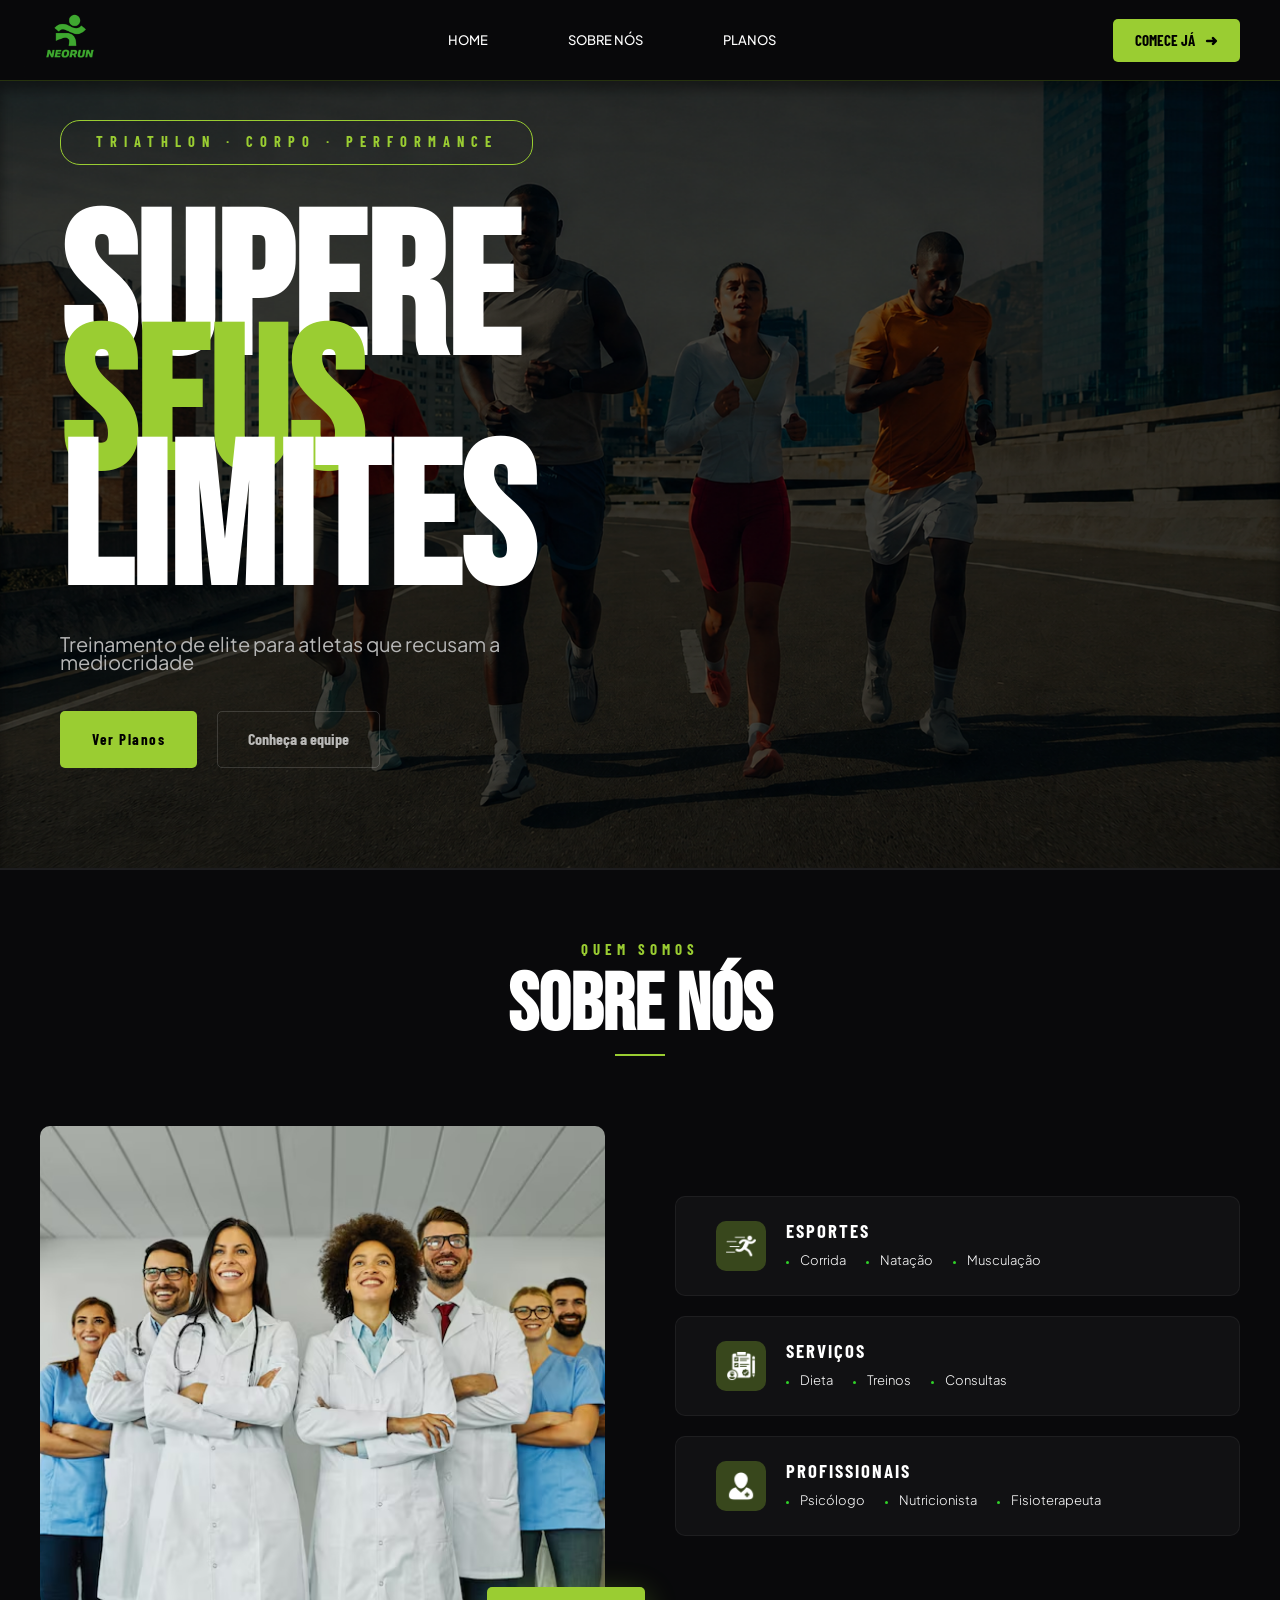
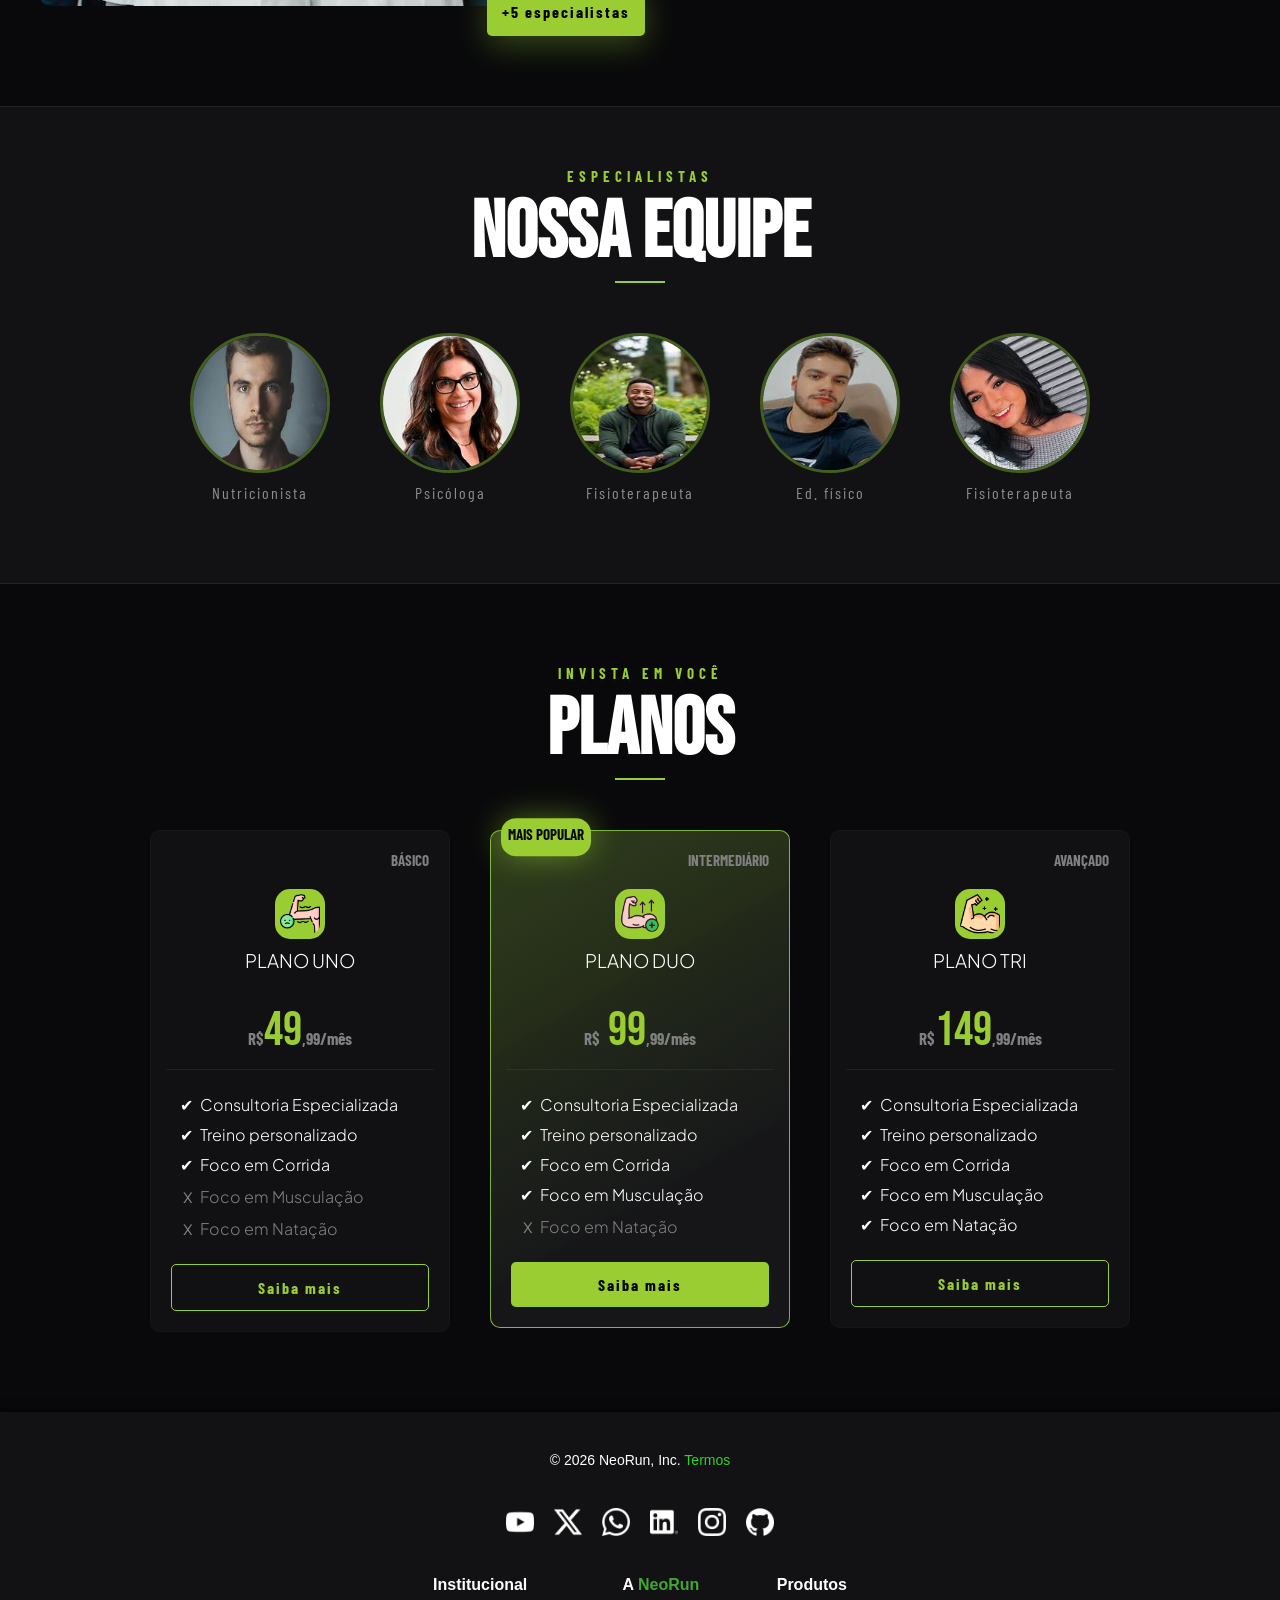
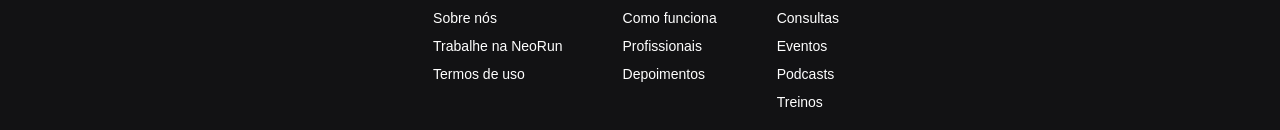
<file: index.html>
<!DOCTYPE html>
<html lang="pt-br">

<head>
    <meta charset="UTF-8">
    <meta name="viewport" content="width=device-width, initial-scale=1.0">
    <link rel="stylesheet" href="css/style.css">
    <link rel="shortcut icon" href="img/favicon.ico" type="image/x-icon">
    <title>NeoRun</title>
</head>

<body>

    <!-- ── CABEÇALHO ─────────────────────────────────── -->
    
    <header class="header">
        
        <nav class="nav">
            <picture class="logo">
                <div class="fundo"></div>
                <img src="img/logo-neorun.png" alt="Logo NeoRun">
            </picture>

            <ul class="menu">
                <li><a href="#" tabindex="1">HOME</a></li>
                <li><a href="#sobrenos" tabindex="2">SOBRE NÓS</a></li>
                <li><a href="#areaplanos" tabindex="3">PLANOS</a></li>
            </ul>

            <div class="comece">
                <a href="login.html" tabindex="4">
                    COMECE JÁ 
                    <span class="seta">➜</span>
                </a>
                
            </div>
            
        </nav>
    </header>

    <main>

        <!-- ── HERO ──────────────────────────────────── -->
        <div class="fundo"></div>
            <section class="hero" >
                
                <div class="hero-conteudo">
                    <span class="textomenor" tabindex="6">TRIATHLON · CORPO · PERFORMANCE</span>
                    <span class="textomaior" tabindex="5">
                    <div class="linha">SUPERE</div>
                    <div class="linha-verde">SEUS</div>
                    <div class="linha">LIMITES</div>  
                    </span>
                    <span class="slogan">
                        Treinamento de elite para atletas que recusam a <br>mediocridade
                    </span>
                    <div class="link-plano-equipe">
                        <a href="#areaplanos" class="link-plano">Ver Planos</a>
                        <a href="" class="link-equipe">Conheça a equipe</a>
                    </div>
                </div>
                
            </section>
      
        

        <!-- ── SOBRE NÓS ─────────────────────────────── -->
        <section class="sobrenos" id="sobrenos" aria-labelledby="titulo-sobrenos">
            <div class="titulos">
                <h3>QUEM SOMOS</h3>
                <h2 id="titulo-sobrenos" tabindex="7">SOBRE NÓS</h2>
                <hr>
            </div>
        </section>

        <section class="sobre">
            <picture class="profissionais">
                
                <img src="img/foto-equipe.avif" alt="Foto da equipe completa">
                <div class="destaque-equipe">
                    +5 especialistas
                </div>
            </picture>
            
            <div class="areas">
                <div class="area-card">
                    <img src="img/silhueta-do-corredor-correndo-rapido.png" alt="">
                    <div class="informacoes-area">
                        <h3 tabindex="8">ESPORTES</h3>
                        <ul>
                            <li tabindex="9"> Corrida</li>
                            <li tabindex="10">Natação</li>
                            <li tabindex="11">Musculação</li>
                        </ul>
                    </div>
                </div>
                <div class="area-card">
                    <img src="img/lista-de-controle.png" alt="">
                    <div class="informacoes-area">
                        <h3 tabindex="12">SERVIÇOS</h3>
                        <ul>
                            <li tabindex="13"> Dieta</li>
                            <li tabindex="14">Treinos </li>
                            <li tabindex="15">Consultas</li>
                        </ul>
                    </div>
                </div>
                <div class="area-card">
                    <img src="img/paciente.png" alt="">
                    <div class="informacoes-area">
                        <h3 tabindex="16">PROFISSIONAIS</h3>
                        <ul>
                            <li tabindex="17"> Psicólogo </li>
                            <li tabindex="18">Nutricionista </li>
                            <li tabindex="19">Fisioterapeuta</li>
                        </ul>
                    </div>
                    
                </div>
            </div>
        </section>

        <!-- ── EQUIPE ─────────────────────────────────── -->
        <section class="equipe" aria-labelledby="titulo-equipe">
            <div class="titulos">
                <h3>ESPECIALISTAS</h3>
                <h2 tabindex="20">NOSSA EQUIPE</h2>
                <hr>
            </div>
            <div class="membros">
                <div>
                    <img src="img/dr.1.jfif" alt="Nutricionista">
                    <p class="profissao">Nutricionista</p>
                </div>
                <div>
                    <img src="img/dr.2.jfif" alt="Psicóloga">
                    <p class="profissao">Psicóloga</p>
                </div>
                <div>
                    <img src="img/dr.3.jfif" alt="Fisioterapeuta">
                    <p class="profissao">Fisioterapeuta</p>
                </div>
                <div>
                    <img src="img/dr.4.jfif" alt="Educador físico">
                    <p class="profissao">Ed. físico</p>
                </div>
                <div>
                    <img src="img/dr.5.jfif" alt="Fisioterapeuta">
                    <p class="profissao">Fisioterapeuta</p>
                </div>
            </div>
        </section>

        <!-- ── PLANOS ─────────────────────────────────── -->
        <section class="planos" id="areaplanos" aria-labelledby="titulo-planos">
            <div class="titulos">
                <h3>INVISTA EM VOCÊ</h3>
                <h2 id="titulo-planos" tabindex="21">PLANOS</h2>
                <hr>
            </div>
            <div class="cards">

                <article class="card" tabindex="22">
                    <div class="normal">
                        <div class="classe">
                            <h4>BÁSICO</h4>
                        </div>
                        <img src="img/weakness.png" id="verde-baixo" alt="Ícone de corrida">
                        
                        <h3>PLANO UNO</h3>
                        <div class="card-preco">
                            <h2><span>R$</span>49<span>,99/mês</span></h2>
                        </div>
                        <ul>
                            <li class="check">Consultoria Especializada</li>
                            <li class="check">Treino personalizado</li>
                            <li class="check">Foco em Corrida</li>
                            <li class="bloqueio">Foco em Musculação</li>
                            <li class="bloqueio">Foco em Natação</li>
                        </ul>
                        <a href="cadastro.html" tabindex="23" class="butao-secundario">Saiba mais</a>
                    </div>
                </article>

                <article class="card" tabindex="24">
                    <div class="pop">
                        <div class="classe-popular">
                            <h4 class="popular">MAIS POPULAR</h4>
                            <h4 class="nivel">INTERMEDIÁRIO</h4>
                        
                        </div>
                        
                        <div class="conjunto-classe">
                            <img src="img/biceps.png" id="amarelo-medio" alt="Ícone de bicicleta">
                        
                        </div>
                        
                        <h3>PLANO DUO</h3>
                        <div class="card-preco">
                            <h2><span>R$</span> 99<span>,99/mês</span></h2>
                        </div>
                        <ul>
                            <li class="check">Consultoria Especializada</li>
                            <li class="check">Treino personalizado</li>
                            <li class="check">Foco em Corrida</li>
                            <li class="check">Foco em Musculação</li>
                            <li class="bloqueio">Foco em Natação</li>
                        </ul>
                        <a href="cadastro.html" tabindex="25" class="botao-primario">Saiba mais</a>
                    </div>
                </article>

                <article class="card" tabindex="26">
                   
                    <div class="normal">
                        <div class="classe">
                            <h4>AVANÇADO</h4>
                        </div>
                        <img src="img/muscle.png" id="vermelho-alto" alt="Ícone de natação, corrida e bicicleta">
                        
                        <h3>PLANO TRI</h3>
                        <div class="card-preco">
                            <h2><span>R$</span>149<span>,99/mês</span></h2>
                        </div>
                        <ul>
                            <li class="check">Consultoria Especializada</li>
                            <li class="check">Treino personalizado</li>
                            <li class="check">Foco em Corrida</li>
                            <li class="check">Foco em Musculação</li>
                            <li class="check">Foco em Natação</li>
                        </ul>
                        <a href="cadastro.html" tabindex="27" class="butao-secundario">Saiba mais</a>
                    </div>
                </article>

            </div>
        </section>

    </main>

    <!-- ── RODAPÉ ──────────────────────────────────────── -->
    <footer>
        <div class="foot-text">
            © 2026 NeoRun, Inc. <a href="#">Termos</a>
        </div>

        <div class="foot-social">
            <a href="" aria-label="YouTube"><img src="img/iconeYoutube.png" alt="YouTube"></a>
            <a href="" aria-label="X (Twitter)"><img src="img/twitter-alt.png" alt="X"></a>
            <a href="" aria-label="WhatsApp"><img src="img/whatsapp.png" alt="WhatsApp"></a>
            <a href="" aria-label="LinkedIn"><img src="img/linkedin.png" alt="LinkedIn"></a>
            <a href="" aria-label="Instagram"><img src="img/instagram.png" alt="Instagram"></a>
            <a href="" aria-label="GitHub"><img src="img/github.png" alt="GitHub"></a>
        </div>

        <div class="foot-geral">
            <div class="institucional">
                <h3>Institucional</h3>
                <a href="">Sobre nós</a>
                <a href="">Trabalhe na NeoRun</a>
                <a href="">Termos de uso</a>
            </div>
            <div class="neorun">
                <h3>A <span>NeoRun</span></h3>
                <a href="">Como funciona</a>
                <a href="">Profissionais</a>
                <a href="">Depoimentos</a>
            </div>
            <div class="produto">
                <h3>Produtos</h3>
                <a href="">Consultas</a>
                <a href="">Eventos</a>
                <a href="">Podcasts</a>
                <a href="">Treinos</a>
            </div>
        </div>
    </footer>

    <!-- ── ACESSIBILIDADE VLibras ──────────────────────── -->
    <div vw class="enabled">
        <div vw-access-button class="active"></div>
        <div vw-plugin-wrapper>
            <div class="vw-plugin-top-wrapper"></div>
        </div>
    </div>
    <script src="https://vlibras.gov.br/app/vlibras-plugin.js"></script>
    <script>
        new window.VLibras.Widget('https://vlibras.gov.br/app');
    </script>

</body>

</html>
</file>
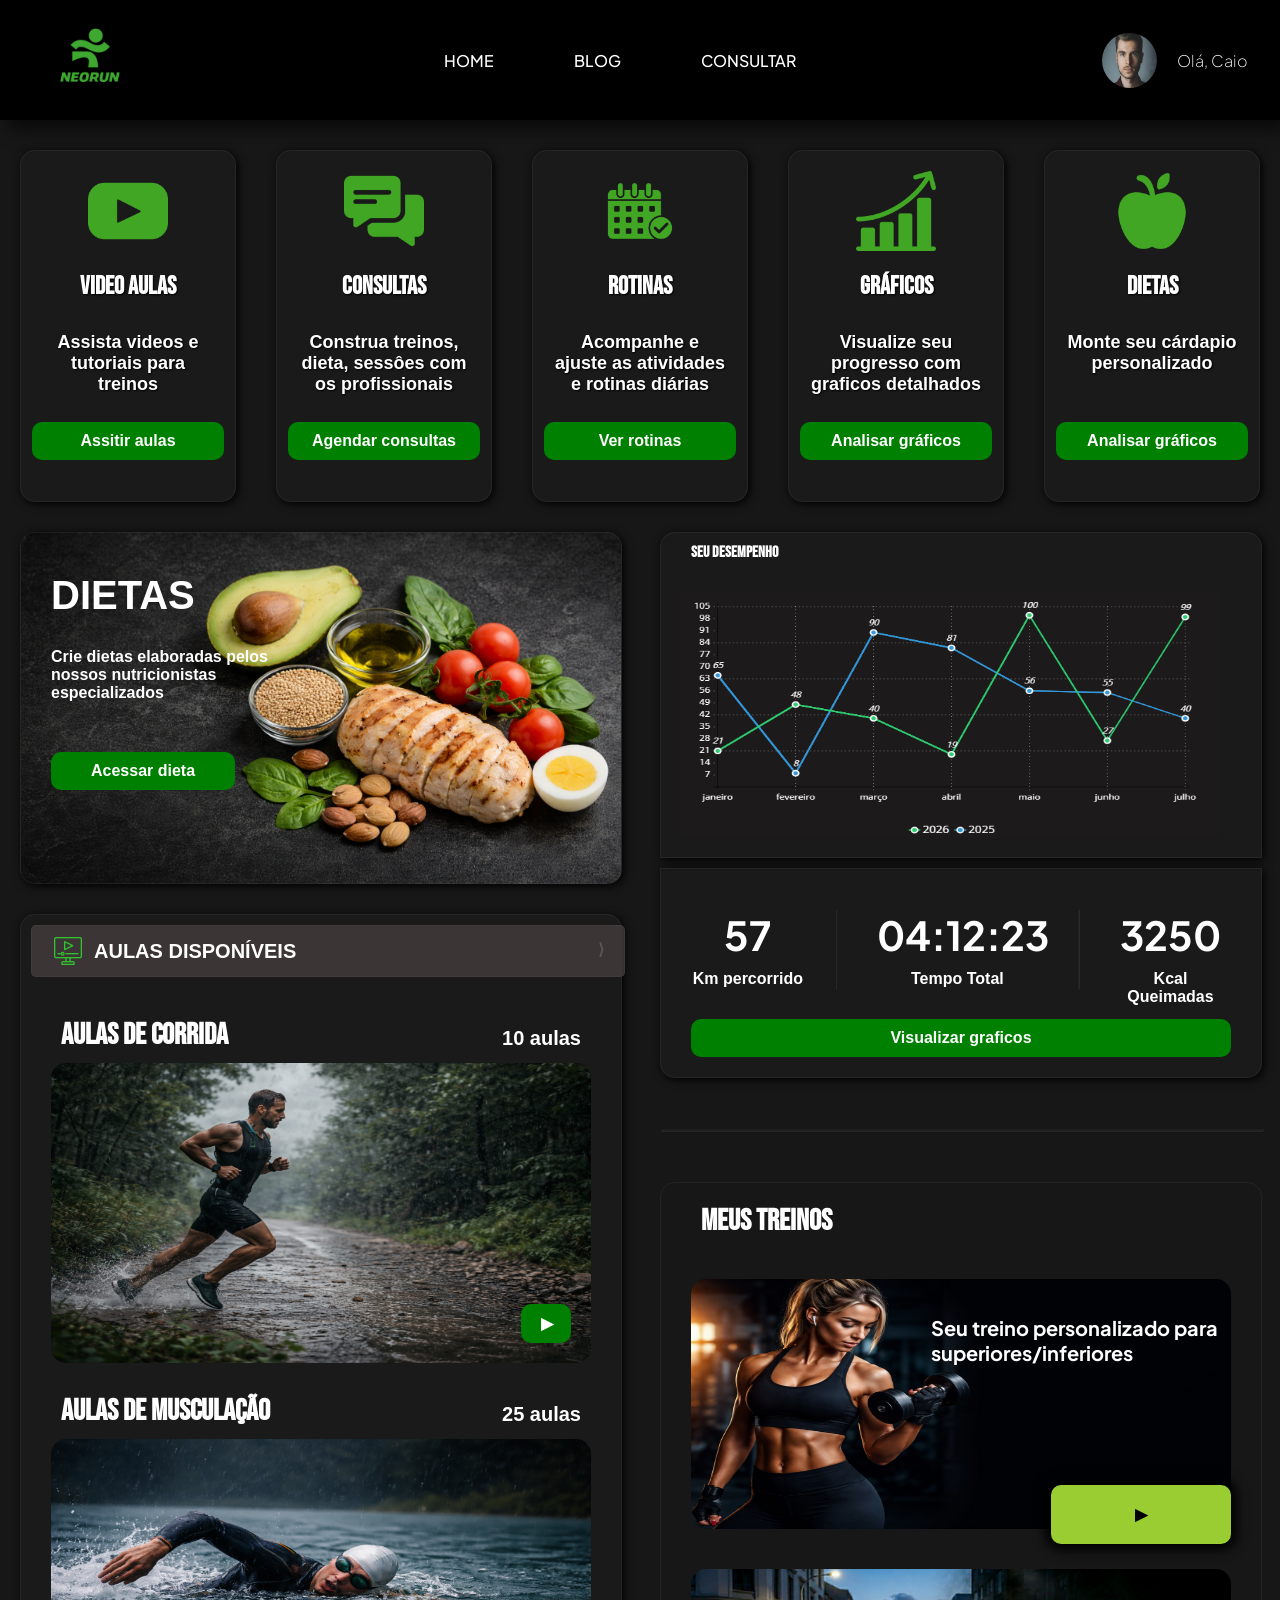
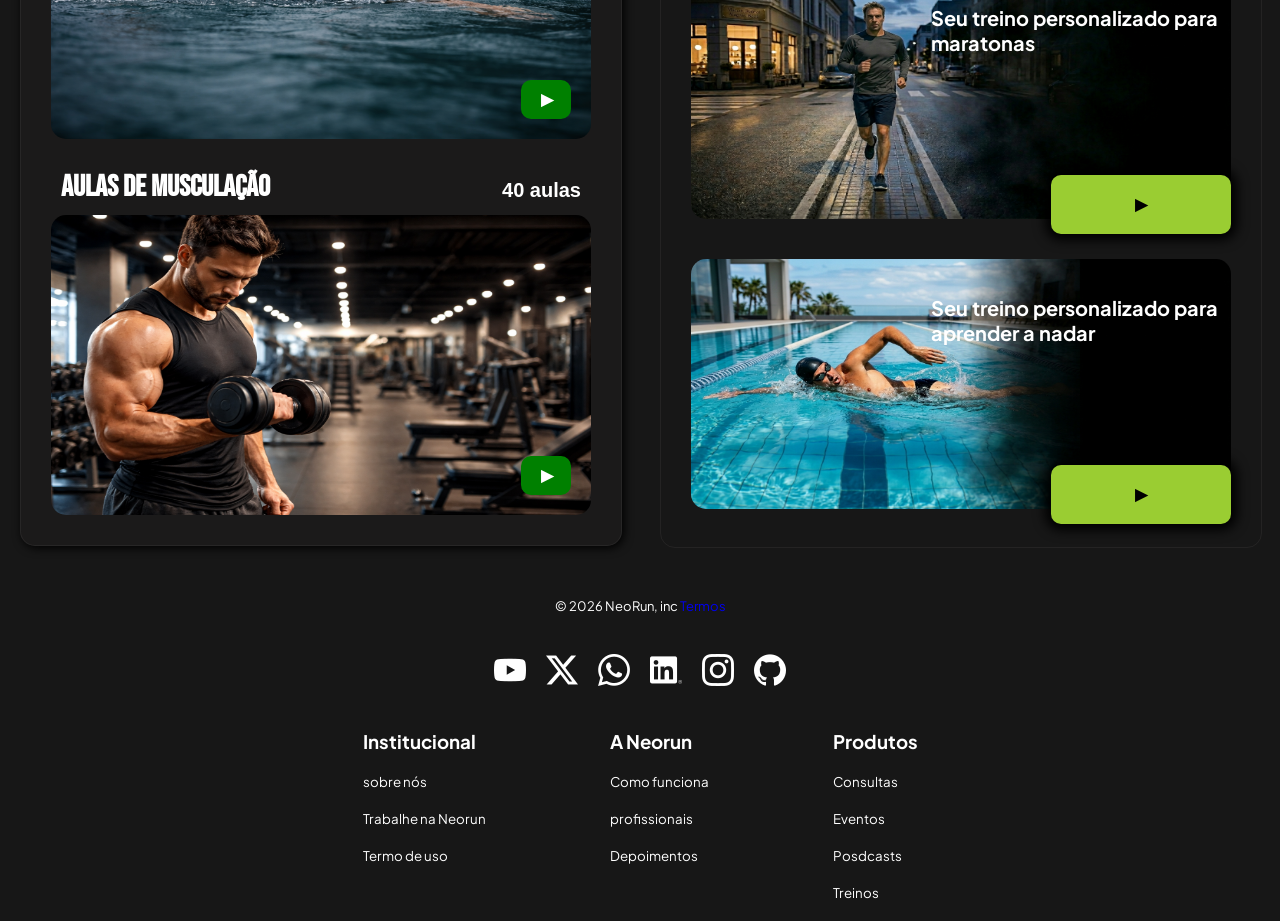
<file: cadastrado.html>
<!DOCTYPE html>
<html lang="pt-br">

<head>
    <meta charset="UTF-8">
    <meta name="viewport" content="width=device-width, initial-scale=1.0">
    <link rel="stylesheet" href="./css/cadastrado.css">
    <title>Document</title>
</head>

<body>
    <header class="header">

        <nav>
            <picture class="logo">
                <a href="index.html"><img src="img/logo-neorun.png" alt="logo neorun"></a>
            </picture>

            <ul class="menu">
                <li><a href="cadastrado.html" tabindex="1 ">HOME</a></li>
                <li><a href="#sobrenos" tabindex="1">BLOG</a></li>
                <li><a href="#areaplanos" tabindex="2">CONSULTAR</a></li>
            </ul>
            <a href="#" class="perfil">

                <img src="img/dr.1.jfif" alt="" class="foto-perfil">
                <p>
                    Olá, Caio
                </p>

                </div>
            </a>
    </header>

    <main>

        <section class="via1">

            <div class="divservicos bloco">
                <img src="img/youtube.png" alt="icone do youtube">
                <h3>VIDEO AULAS</h3>

                <p>Assista videos e tutoriais para treinos</p>

                <a href="#" class="botao-geral ">Assitir aulas</a>
            </div>

            <div class="divservicos bloco">
                <img src="img/chat.png" alt="Icone balão de conversa">

                <h3>CONSULTAS</h3>
                <p>Construa treinos, dieta, sessôes com os profissionais</p>

                <a href="#" class="botao-geral">Agendar consultas</a>
            </div>

            <div class="divservicos bloco">
                <img src="img/routine.png" alt="Icone calendário">
                <h3>ROTINAS</h3>
                <p>Acompanhe e ajuste as atividades e rotinas diárias</p>

                <a href="#" class="botao-geral">Ver rotinas</a>
            </div>

            <div class="divservicos bloco">
                <img src="img/diagram.png" alt="Icone de um mini gráfico">
                <h3>GRÁFICOS</h3>
                <p>Visualize seu progresso com graficos detalhados</p>

                <a href="#" class="botao-geral">Analisar gráficos</a>
            </div>

            <div class="divservicos bloco">
                <img src="img/apple.png" alt="Área dieta">
                <h3>DIETAS</h3>
                <p>Monte seu cárdapio personalizado</p>
                
                <a href="#" class="botao-geral">Analisar gráficos</a>
            </div>
        </section>

        <section class="via2">
            <section class="blocao">


                <section class="dieta bloco">
                    <div class="caixa-dieta">
                        <h1>DIETAS</h1>
                        <p>Crie dietas elaboradas pelos nossos nutricionistas especializados</p>
                        <a href="dieta.html" class="botao-dieta">Acessar dieta</a>
                    </div>

                </section>


                <section class="aulas">

                    <a href="#" class="botao-aulas">

                        <img src="img/video-aula.png" alt="Icone de um monitor com simbolo de play dentro">
                        <div class="centralizar-botao">
                            <h2 class="titulo-aulas">AULAS DISPONÍVEIS</h2>
                            <div class="seta">⟩</div>
                        </div>
                    </a>
                    
                    <div class="caixa-aulas">
                        <div class="caixa-subtitulo">
                            <h3 class="subtitulo-aulas">Aulas de corrida</h3>
                            <h4>10 aulas</h4>
                        </div>
                        <div class="item-aulas">
                            <div class="aula-corrida bloco-aulas">
                                <a href="#">
                                    <div class="atalho-aula">
                                    ▶
                                    </div>
                                </a>
                            </div>  
                        </div>
                        
                        <div class="caixa-subtitulo">
                            <h3 class="subtitulo-aulas">Aulas de Musculação</h3>
                            <h4>25 aulas</h4>
                        </div>
                        <div class="item-aulas">
                            <div class="aula-natacao bloco-aulas">

                                <a href="#">
                                    <div class="atalho-aula">
                                    ▶
                                    </div>
                                </a>
                            </div>
                        </div>
                        <div class="caixa-subtitulo">
                            <h3 class="subtitulo-aulas">Aulas de Musculação</h3>
                            <h4>40 aulas</h4>
                        </div>
                        
                        <div class="item-aulas">
                            <div class="aula-musculacao bloco-aulas">
                                <a href="#">
                                    <div class="atalho-aula">
                                    ▶
                                    </div>
                                </a>
                                
                            </div>
                        </div>
                    </div>
                    
                        
                </section>
                
            </section>

            <section class="via2-1">

                <section class="desempenho bloco">
                    <h1>SEU DESEMPENHO</h1>
                    <div class="grafico-desempenho "></div>
                </section>

                <section class="info-desempenho bloco">



                    <div class="infos">
                        <div class="info1">
                            <h3>57</h3>
                            <p>Km percorrido</p>
                        </div>
                        <hr width="1" size="80" class="barray">
                        <div class="info1">
                            <h3>04:12:23</h3>
                            <p>Tempo Total</p>
                        </div>
                        <hr width="1" size="80" class="barray">
                        <div class="info1">
                            <h3>3250</h3>
                            <p>Kcal Queimadas</p>
                        </div>
                    </div>
                    <a href="graficos.html" class="botao-geral">Visualizar graficos</a>
                    
                </section>

                <hr width="100%" class="barrax">
                    
                <section class="meus-treinos">
                    <h2 class="titulo-treinos">MEUS TREINOS</h2>
                    <div class="caixa-treinos">
                    
                    <div class="imagem-musculacao treinos">
                        <p> Seu treino personalizado para superiores/inferiores</p>
                        <a href="#">
                                    <div class="atalho-treino">
                                    ▶
                                    </div>
                        </a>
                    </div>
                    <div class="imagem-corrida treinos">
                        <p> Seu treino personalizado para maratonas</p>
                        <a href="#">
                                    <div class="atalho-treino">
                                    ▶
                                    </div>
                        </a>
                    </div>
                    <div class="imagem-natacao treinos">
                        <p> Seu treino personalizado para aprender a nadar</p>
                        <a href="#">
                                    <div class="atalho-treino">
                                    ▶
                                    </div>
                        </a>
                    </div> 
                    </div>
                    
                </section>
            </section>


        </section>

        <footer>
    <div class="foot-text">
        © 2026 NeoRun, inc  <a href="#">Termos</a>
    </div>
    <div class="foot-social">
        <a href=""><img src="img/iconeYoutube.png" alt="Rede social youtube"></a>
        <a href=""><img src="img/twitter-alt.png" alt="Rede social X"></a>
        <a href=""><img src="img/whatsapp.png" alt="Rede social whatsapp"></a>
        <a href=""><img src="img/linkedin.png" alt="Rede social linkedin"></a>
        <a href=""><img src="img/instagram.png" alt="Rede social instagram"></a>
        <a href=""><img src="img/github.png" alt="Rede social github"></a>
    </div>

    <div class="foot-geral">
        <div class="institucional">
            <h3>Institucional</h3>
            <a href="">sobre nós</a>
            <a href="">Trabalhe na Neorun</a>
            <a href="">Termo de uso</a>
        </div>
        <div class="neorun">
            <h3>A Neorun</h3>
            <a href="">Como funciona</a>
            <a href="">profissionais</a>
            <a href="">Depoimentos</a>
        </div>
        <div class="produto">
            <h3>Produtos</h3>
            <a href="">Consultas</a>
            <a href="">Eventos</a>
            <a href="">Posdcasts</a>
            <a href="">Treinos</a>
        </div>
    </div>
</footer>







<div vw class="enabled">
        <div vw-access-button class="active"></div>
        <div vw-plugin-wrapper>
            <div class="vw-plugin-top-wrapper"></div>
        </div>
  </div>
  <script src="https://vlibras.gov.br/app/vlibras-plugin.js"></script>
  <script>
    new window.VLibras.Widget('https://vlibras.gov.br/app');
  </script>
    </main>
</body>

</html>
</file>
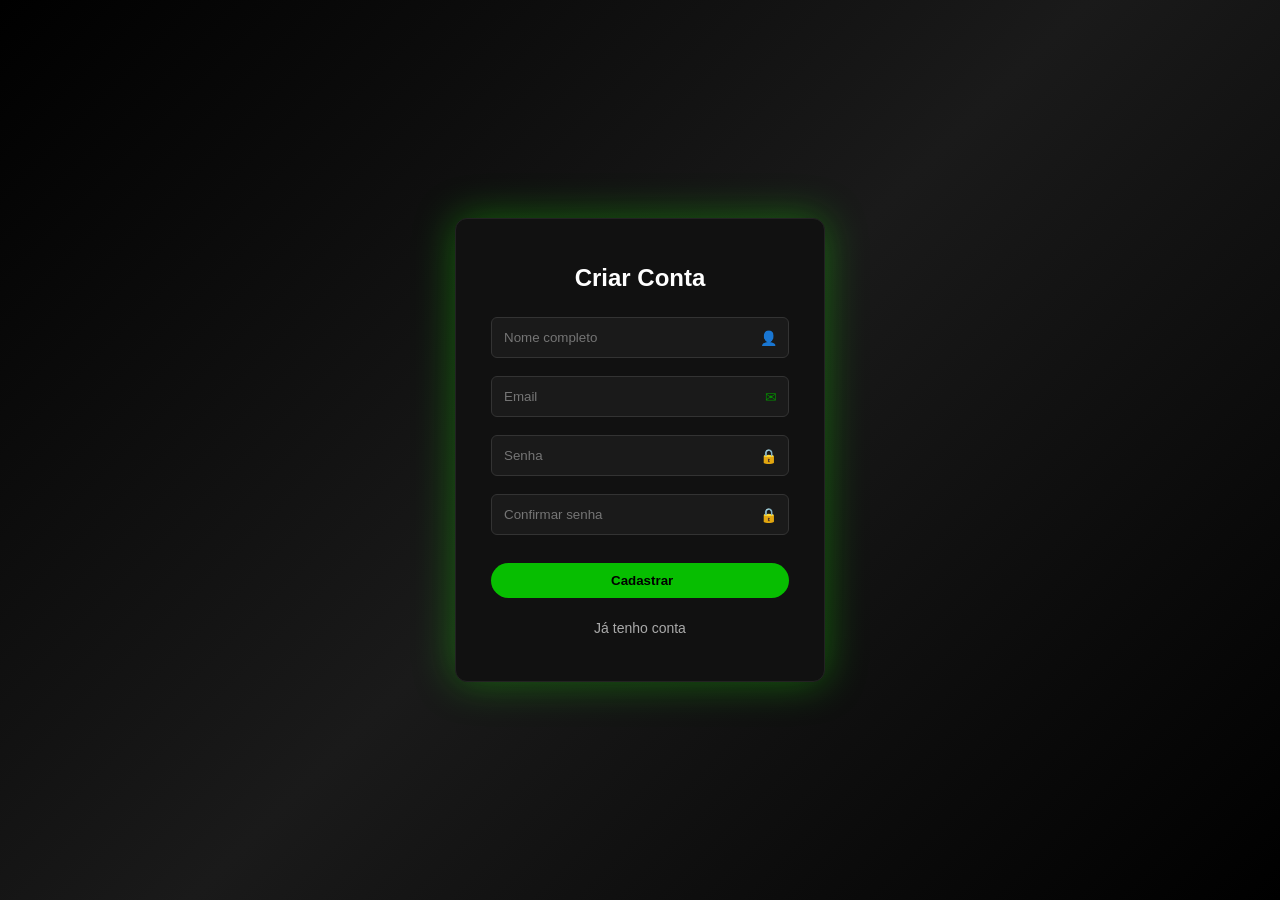
<file: cadastro.html>
<!DOCTYPE html>
<html lang="pt-br">
<head>
    <meta charset="UTF-8">
    <meta name="viewport" content="width=device-width, initial-scale=1.0">
    <link rel="stylesheet" href="css/login_style.css">
    <link rel="shortcut icon" href="img/favicon.ico" type="image/x-icon">
    <title>Cadastro - NeoRun</title>
</head>
<body>

    <main class="pagina-login">

        <section class="card-login">

            <h1 class="titulo-login">Criar Conta</h1>
 
            <form action="login.html" method="POST">
                <div class="grupo-input">
                    <input type="text" placeholder="Nome completo" required>
                    <span class="icone">👤</span>
                </div>

                <div class="grupo-input">
                    <input type="email" placeholder="Email" required>
                    <span class="icone">✉</span>
                </div>

                <div class="grupo-input">
                    <input type="password" placeholder="Senha" required>
                    <span class="icone">🔒</span>
                </div>

                <div class="grupo-input">
                    <input type="password" placeholder="Confirmar senha" required>
                    <span class="icone">🔒</span>
                </div>

                <button type="submit" class="botao-login">Cadastrar</button>
            </form>

            <div class="links-login">
                <a href="login.html">Já tenho conta</a>
            </div>

        </section>

    </main>

</body>
</html>
</file>
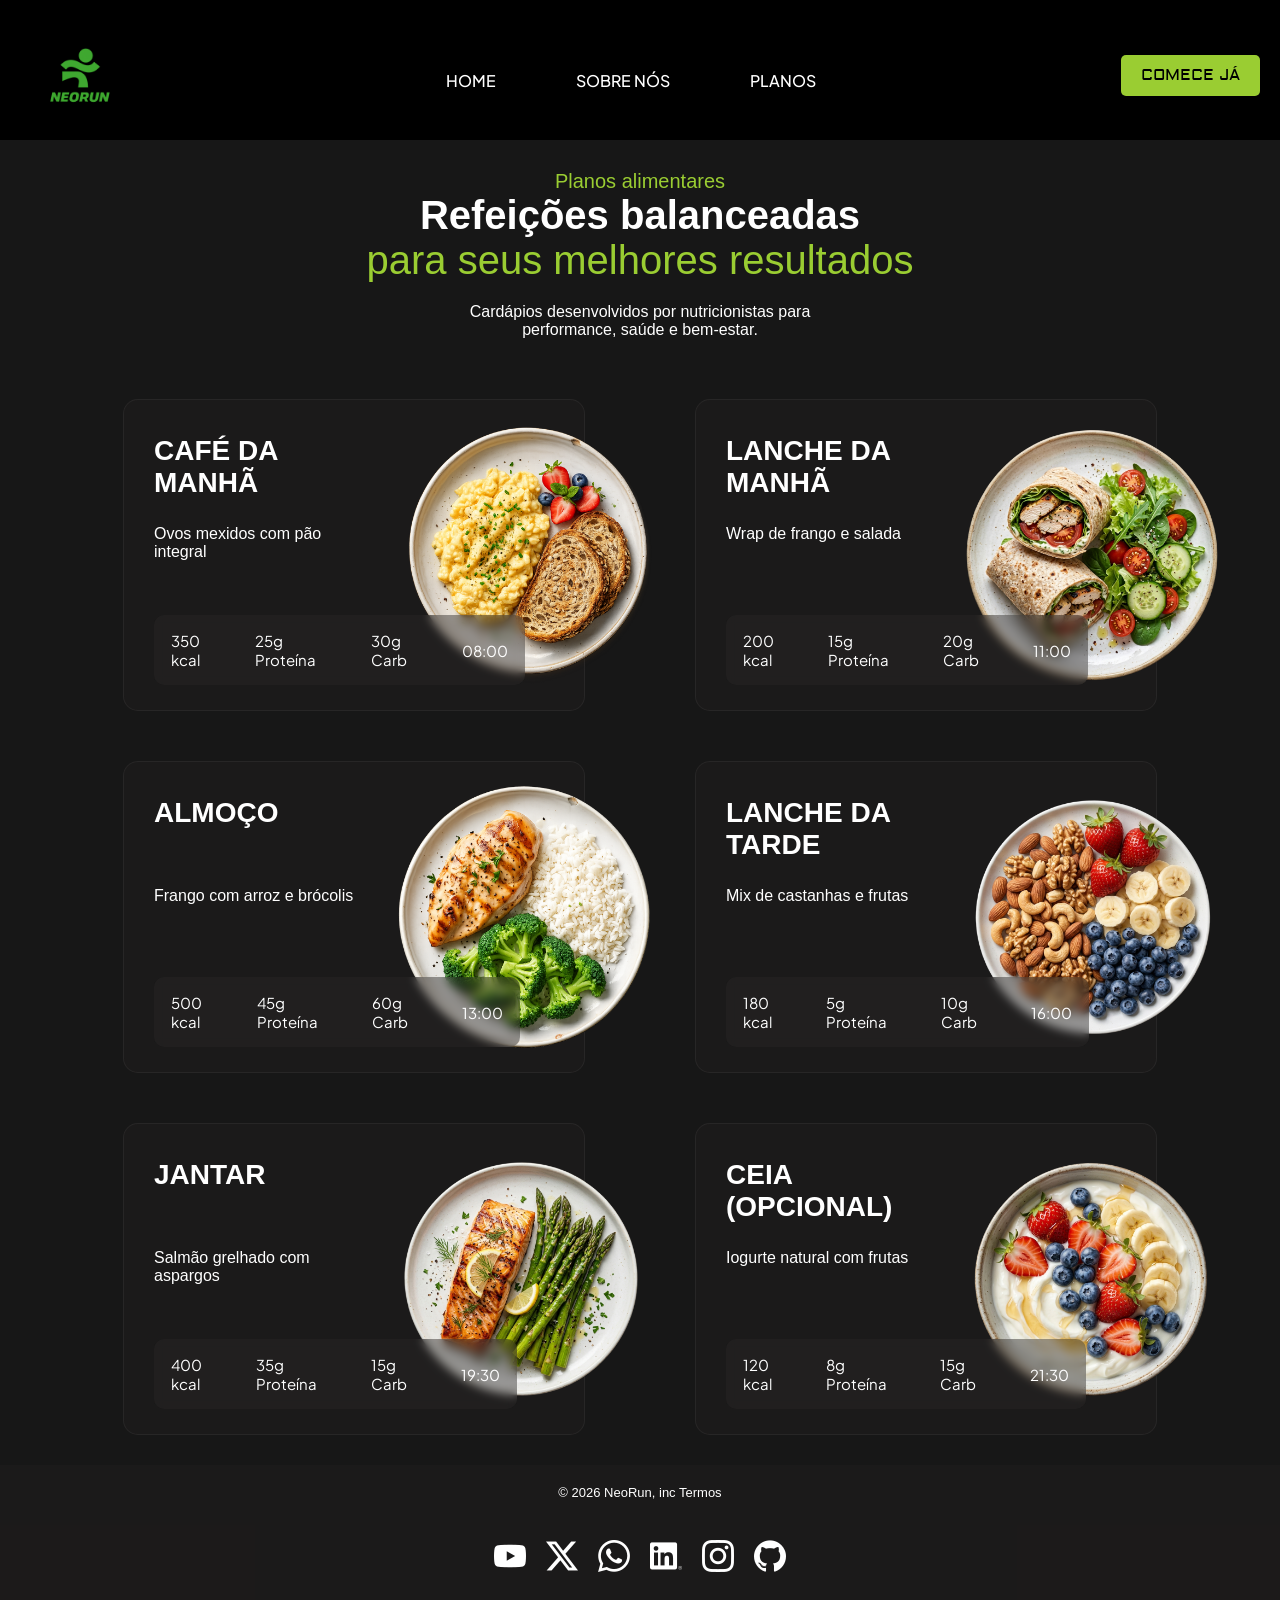
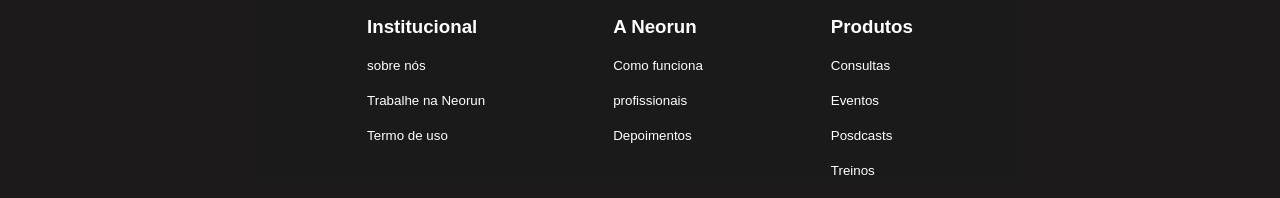
<file: dieta.html>
<!DOCTYPE html>
<html lang="pt-br">

<head>
    <meta charset="UTF-8">
    <meta name="viewport" content="width=device-width, initial-scale=1.0">
    <link rel="stylesheet" href="css/dietastyle.css">
    <link rel="shortcut icon" href="img/favicon.ico" type="image/x-icon">
    <title>NeoRun</title>
</head>

<body>
    <header class="header">

        <nav>
            <picture class="logo">
                <a href="cadastrado.html"><img src="img/logo-neorun.png" alt="logo neorun"></a>
                
            </picture>

            <ul class="menu">
                <li><a href="index.html#" tabindex="1 ">HOME</a></li>
                <li><a href="index.html#sobrenos" tabindex="1">SOBRE NÓS</a></li>
                <li><a href="index.html#areaplanos" tabindex="2">PLANOS</a></li>
            </ul>
            <div class="comece">
                <a href="login.html" tabindex="3">COMECE JÁ</a>
            </div>
        </nav>

    </header>
    <main class="main">
        <section class="apresentacao">
            <p class="titulo-fino">
                Planos alimentares
            </p>
            <p class="titulo-branco">
                Refeições balanceadas
            </p>
            <p class="titulo-verde">
                para seus melhores resultados
            </p>
            <p class="texto-fino">
                Cardápios desenvolvidos por nutricionistas para performance, saúde e bem-estar.
            </p>
        </section>
        
        <section class="refeicoes">

            <!-- CAFÉ DA MANHÃ -->
            <article class="card">
                <div class="info">
                    <h3>CAFÉ DA MANHÃ</h3>
                    <p>Ovos mexidos com pão integral</p>

                    <div class="dados">
                        <div>350  <br>  kcal</div>
                        <div>25g  <br>  Proteína</div>
                        <div>30g <br>   Carb</div>
                        <div>08:00</div>
                    </div>
                </div>

                <img src="img/cafedamanha.png" alt="Imagem de um prato com café da manhã">
            </article>

            <!-- LANCHE DA MANHÃ -->
            <article class="card">
                <div class="info">
                    <h3>LANCHE DA MANHÃ</h3>
                    <p>Wrap de frango e salada</p>

                    <div class="dados">
                        <div>200 <br>   kcal</div>
                        <div>15g  <br>  Proteína</div>
                        <div>20g <br>   Carb</div>
                        <div>11:00</div>
                    </div>
                </div>

                <img src="img/lanchedamanha.png" alt="Imagem de um prato com lanche da manha">
            </article>

            <!-- ALMOÇO -->
            <article class="card">
                <div class="info">
                    <h3>ALMOÇO</h3>
                    <p>Frango com arroz e brócolis</p>

                    <div class="dados">
                        <div>500 <br> kcal</div>
                        <div>45g  <br> Proteína</div>
                        <div>60g <br>Carb</div>
                        <div>13:00</div>
                    </div>
                </div>

                <img src="img/almoço.png" alt="Imagem de um prato com almoço">
            </article>

            <!-- LANCHE DA TARDE -->
            <article class="card">
                <div class="info">
                    <h3>LANCHE DA TARDE</h3>
                    <p>Mix de castanhas e frutas</p>

                    <div class="dados">
                        <div>180 <br> kcal</div>
                        <div>5g <br> Proteína</div>
                        <div>10g <br> Carb </div>
                        <div>16:00</div>
                    </div>
                </div>

                <img src="img/lanchedatarde.png" alt="Imagem de um prato com lanche da tarde">
            </article>

            <!-- JANTAR -->
            <article class="card">
                <div class="info">
                    <h3>JANTAR</h3>
                    <p>Salmão grelhado com aspargos</p>

                    <div class="dados">
                        <div>400  <br>  kcal</div>
                        <div>35g  <br>  Proteína</div>
                        <div>15g  <br>  Carb</div>
                        <div>19:30</div>
                    </div>
                </div>

                <img src="img/jantar.png" alt="Imagem de um prato com o jantar">
            </article>

            <!-- CEIA -->
            <article class="card">
                <div class="info">
                    <h3>CEIA (OPCIONAL)</h3>
                    <p>Iogurte natural com frutas</p>

                    <div class="dados">
                        <div>120 <br> kcal</div>
                        <div>8g <br> Proteína</div>
                        <div>15g <br> Carb</div>
                        <div>21:30</div>
                    </div>
                </div>

                <img src="img/ceia.png" alt="Imagem de um prato com o ceia">
            </article>

        </section>

        <footer>
    <div class="foot-text">
        © 2026 NeoRun, inc  <a href="#">Termos</a>
    </div>
    <div class="foot-social">
        <a href=""><img src="img/iconeYoutube.png" alt="Rede social youtube"></a>
        <a href=""><img src="img/twitter-alt.png" alt="Rede social X"></a>
        <a href=""><img src="img/whatsapp.png" alt="Rede social whatsapp"></a>
        <a href=""><img src="img/linkedin.png" alt="Rede social linkedin"></a>
        <a href=""><img src="img/instagram.png" alt="Rede social instagram"></a>
        <a href=""><img src="img/github.png" alt="Rede social github"></a>
    </div>

    <div class="foot-geral">
        <div class="institucional">
            <h3>Institucional</h3>
            <a href="">sobre nós</a>
            <a href="">Trabalhe na Neorun</a>
            <a href="">Termo de uso</a>
        </div>
        <div class="neorun">
            <h3>A Neorun</h3>
            <a href="">Como funciona</a>
            <a href="">profissionais</a>
            <a href="">Depoimentos</a>
        </div>
        <div class="produto">
            <h3>Produtos</h3>
            <a href="">Consultas</a>
            <a href="">Eventos</a>
            <a href="">Posdcasts</a>
            <a href="">Treinos</a>
        </div>
    </div>
</footer>







<div vw class="enabled">
        <div vw-access-button class="active"></div>
        <div vw-plugin-wrapper>
            <div class="vw-plugin-top-wrapper"></div>
        </div>
  </div>
  <script src="https://vlibras.gov.br/app/vlibras-plugin.js"></script>
  <script>
    new window.VLibras.Widget('https://vlibras.gov.br/app');
  </script>
    </main>
</body>

</html>
</file>
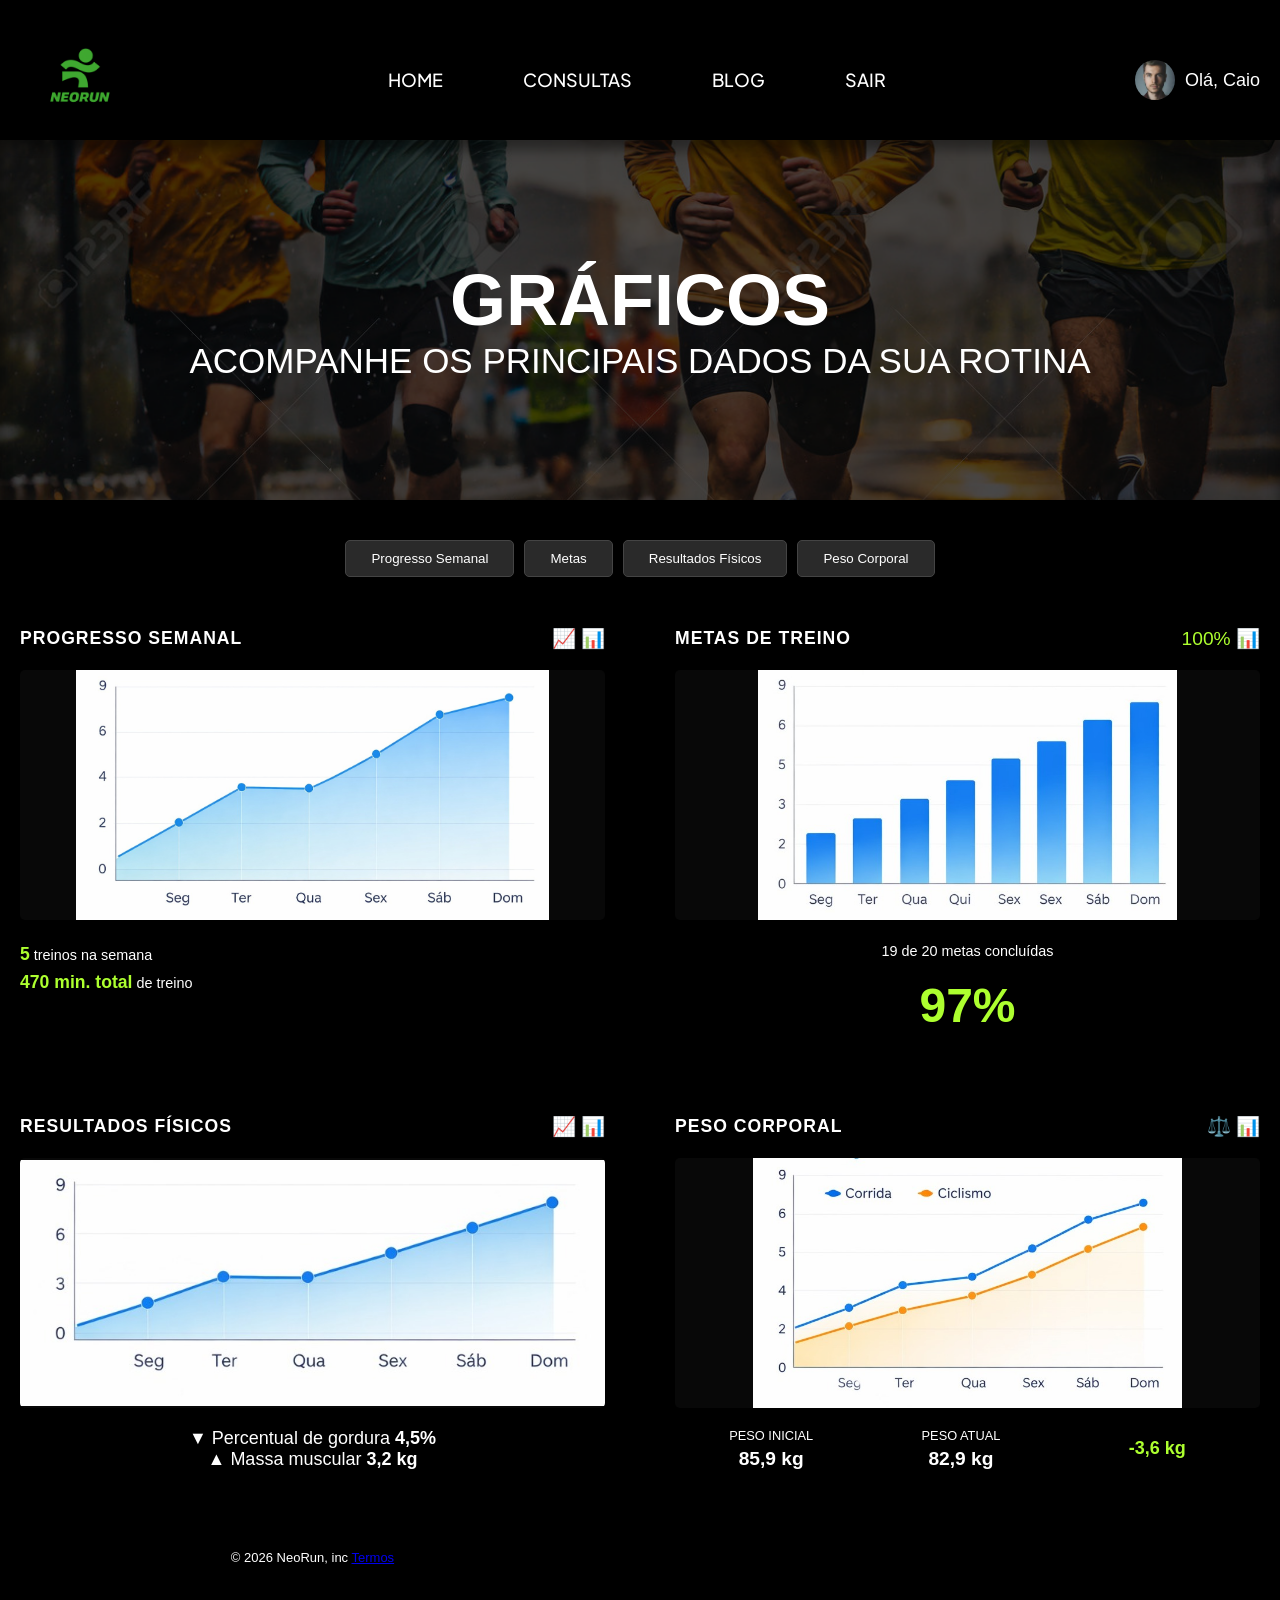
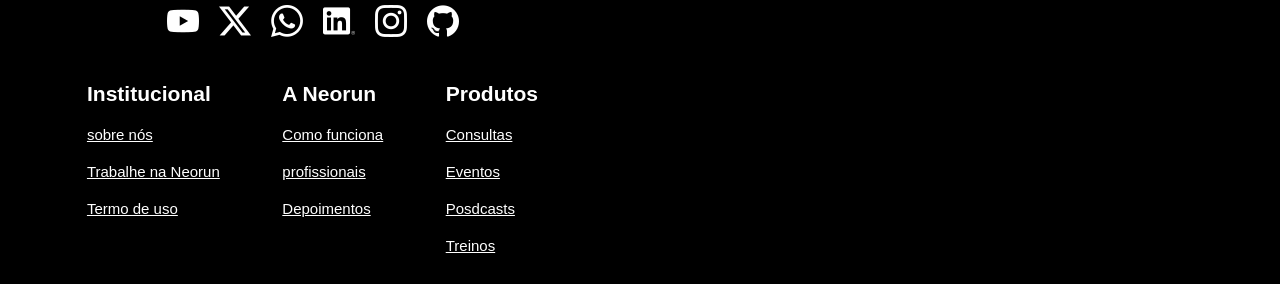
<file: graficos.html>
<!DOCTYPE html>
<html lang="pt-br">
<head>
    <meta charset="UTF-8">
    <meta name="viewport" content="width=device-width, initial-scale=1.0">
    <link rel="stylesheet" href="css/graficos.css">
    <link rel="shortcut icon" href="img/favicon.ico" type="image/x-icon">
    <title>NeoRun</title>
</head>
<body>
    <header class="header">
        
        <nav>
            <picture class="logo">
                <a href="cadastrado.html"><img src="img/logo-neorun.png" alt="logo neorun"></a>
                
            </picture>
            
            <ul class="menu">
            <li><a href="cadastrado.html" tabindex="1 ">HOME</a></li>
            <li><a href="#consulta" tabindex="1">CONSULTAS</a></li>
            <li><a href="#blog"tabindex="2">BLOG</a></li>
            <li><a href="#sair"tabindex="3">SAIR  </a></li>    
            </ul>
            <div class="user-profile">
                <img src="img/dr.1.jfif" alt="Foto do Usuário" class="avatar">
            <span class="textousuario">Olá, Caio</span>
            </div>
        </nav>
        
    </header>

    <main class="main">
        <picture class="image">
            <div class="temaimagem">
                <span class="textomaior"  tabindex="4">
                    GRÁFICOS
                </span>
                <span class="textomenor"  tabindex="5">
                    ACOMPANHE OS PRINCIPAIS DADOS DA SUA ROTINA
                </span>          
            </div>
        </picture>

        <div class="content-container">
            <nav class="tabs-nav">
            <button class="tab-btn active">Progresso Semanal</button>
            <button class="tab-btn">Metas</button>
            <button class="tab-btn">Resultados Físicos</button>
            <button class="tab-btn">Peso Corporal</button>
        </nav> 
        </div>
        
            
            <div class="charts-grid">
            
            <article class="chart-card">
                <div class="card-header">
                    <h2>PROGRESSO SEMANAL</h2>
                    <div class="card-icons">📈 📊</div>
                </div>
                <div class="chart-placeholder">
                    <img src="img/grafico linhas real.jpg" alt="Gráfico de Linha progesso semanal">
                </div>
                <div class="card-footer-stats">
                    <p><strong>5</strong> treinos na semana</p>
                    <p><strong>470 min. total</strong> de treino</p>
                </div>
            </article>

            <article class="chart-card">
                <div class="card-header">
                    <h2>METAS DE TREINO</h2>
                    <div class="card-icons">100% 📊</div>
                </div>
                <div class="chart-placeholder">
                    <img src="img/grafico barra real.jpg" alt="Gráfico de Barras das metas de treino">
                </div>
                <div class="card-footer-stats highlight-stats">
                    <p>19 de 20 metas concluídas</p>
                    <p class="big-percentage">97%</p>
                </div>
            </article>

            <article class="chart-card">
                <div class="card-header">
                    <h2>RESULTADOS FÍSICOS</h2>
                    <div class="card-icons">📈 📊</div>
                </div>
                <div class="chart-placeholder">
                    <img src="img/grafico linhas 2 real.jpg" alt="Gráfico de linha dos resultados físicos">
                </div>
                <div class="physical-data">
                    <p><span class="icon-down">▼</span> Percentual de gordura <strong>4,5%</strong></p>
                    <p><span class="icon-up">▲</span> Massa muscular <strong>3,2 kg</strong></p>
                </div>
            </article>

            <article class="chart-card">
                <div class="card-header">
                    <h2>PESO CORPORAL</h2>
                    <div class="card-icons">⚖️ 📊</div>
                </div>
                <div class="chart-placeholder">
                    <img src="img/grafico linhas duplas.jpg" alt="Gráfico de linhas do peso corporal">
                </div>
                <div class="weight-stats">
                    <div class="stat-item">
                        <span>PESO INICIAL</span>
                        <strong>85,9 kg</strong>
                    </div>
                    <div class="stat-item">
                        <span>PESO ATUAL</span>
                        <strong>82,9 kg</strong>
                    </div>
                    <div class="stat-diff">
                        -3,6 kg
                    </div>
                </div>
            </article>
        </section>
        
        
        <div class="green-splash-bottom"></div>

        <footer>
    <div class="foot-text">
        © 2026 NeoRun, inc  <a href="#">Termos</a>
    </div>
    <div class="foot-social">
        <a href=""><img src="img/iconeYoutube.png" alt="Rede social youtube"></a>
        <a href=""><img src="img/twitter-alt.png" alt="Rede social X"></a>
        <a href=""><img src="img/whatsapp.png" alt="Rede social whatsapp"></a>
        <a href=""><img src="img/linkedin.png" alt="Rede social linkedin"></a>
        <a href=""><img src="img/instagram.png" alt="Rede social instagram"></a>
        <a href=""><img src="img/github.png" alt="Rede social github"></a>
    </div>

    <div class="foot-geral">
        <div class="Institucional">
            <h3>Institucional</h3>
            <a href="">sobre nós</a>
            <a href="">Trabalhe na Neorun</a>
            <a href="">Termo de uso</a>
        </div>
        <div class="neorun">
            <h3>A Neorun</h3>
            <a href="">Como funciona</a>
            <a href="">profissionais</a>
            <a href="">Depoimentos</a>
        </div>
        <div class="produto">
            <h3>Produtos</h3>
            <a href="">Consultas</a>
            <a href="">Eventos</a>
            <a href="">Posdcasts</a>
            <a href="">Treinos</a>
        </div>
    </div>
</footer>







<div vw class="enabled">
        <div vw-access-button class="active"></div>
        <div vw-plugin-wrapper>
            <div class="vw-plugin-top-wrapper"></div>
        </div>
  </div>
  <script src="https://vlibras.gov.br/app/vlibras-plugin.js"></script>
  <script>
    new window.VLibras.Widget('https://vlibras.gov.br/app');
  </script>
</body>
</html>
</file>
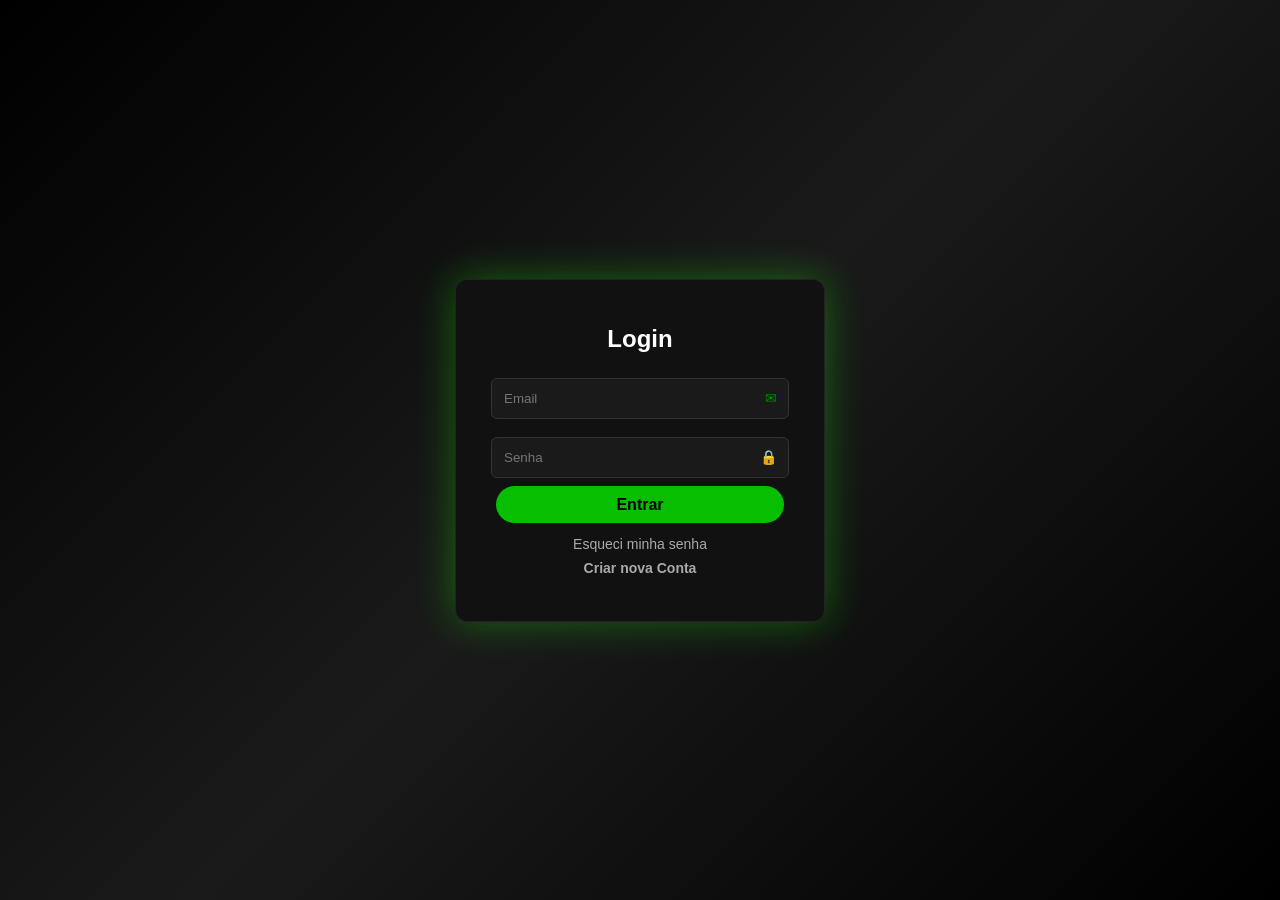
<file: login.html>
<!DOCTYPE html>
<html lang="pt-br">
<head>
    <meta charset="UTF-8">
    <meta name="viewport" content="width=device-width, initial-scale=1.0">
    <link rel="stylesheet" href="css/login_style.css">
    <link rel="shortcut icon" href="img/favicon.ico" type="image/x-icon">
    <title>Login - NeoRun</title>
</head>
<body>

    <main class="pagina-login">

        <section class="card-login">

            <h1 class="titulo-login">Login</h1>

            <form action="home.html" method="POST">
                <div class="grupo-input">
                    <input type="email" placeholder="Email" required>
                    <span class="icone">✉</span>
                </div>

                <div class="grupo-input">
                    <input type="password" placeholder="Senha" required>
                    <span class="icone">🔒</span>
                </div>
                
               <a href="cadastrado.html" class="botao-login">Entrar</a>
            </form>

            <div class="links-login">
                <a href="#">Esqueci minha senha</a>
                <a href="cadastro.html" class="criar-conta">Criar nova Conta</a>
            </div>

        </section>

    </main>

</body>
</html>
</file>
<file: css/style.css>
@charset "UTF-8";
@import url('https://fonts.googleapis.com/css2?family=Barlow+Condensed:ital,wght@0,100;0,200;0,300;0,400;0,500;0,600;0,700;0,800;0,900;1,100;1,200;1,300;1,400;1,500;1,600;1,700;1,800;1,900&family=Bebas+Neue&family=Plus+Jakarta+Sans:ital,wght@0,200..800;1,200..800&display=swap');

/* ─────────────────────────────────────────────────────
   VARIÁVEIS
───────────────────────────────────────────────────── */
:root {
    --fonte-padrao:    Arial, Helvetica, sans-serif;
    --fonte-plus:  "Plus Jakarta Sans", sans-serif;
    --fonte-condesed: "Barlow Condensed", sans-serif;
    --fonte-bebas: "Bebas Neue",sans-serif;
    --verde-destaque:   yellowgreen;
    --verde-secundario: #30d128;
    --verde-primario:   #3fa831;

    --preto-claro:  rgba(32, 33, 36, 0.376);
    --preto-escuro: #09090b;
}

/* ─────────────────────────────────────────────────────
   RESET
───────────────────────────────────────────────────── */
* {
    margin: 0;
    padding: 0;
    box-sizing: border-box;
}

/* text-decoration e font-family não pertencem ao reset global —
   devem ser declarados nos seletores específicos */

html {
    scroll-behavior: smooth;
    font-family: var(--fonte-padrao);
    font-size: 16px;
}

body {
    background-color: var(--preto-escuro);
    color: white;
    font-size: 1rem;
    font-weight: 300;
}

img {
    display: block;
    max-width: 100%;
}

a {
    text-decoration: none;
}

ul {
    list-style: none;
}

/* ─────────────────────────────────────────────────────
   CABEÇALHO / NAV
───────────────────────────────────────────────────── */

.header {
    background-color: #09090bab;
    backdrop-filter: blur(16px);
    width: 100%;
    position: fixed;
    z-index: 1;
    border-bottom: rgb(39, 51, 14) solid 1px;
}


.nav {
    display: flex;
    justify-content: space-between;
    align-items: center;
    height: 100%;
}

/* Logo */
.logo {
    display: flex;
    height: 80px;
}

.logo img {
    border-radius: 50%;
    margin-left: 30px;
}

/* Menu */
.menu {
    display: flex;
    flex-wrap: wrap;
    gap: 10px;
}

.menu li {
    list-style: none;
    margin: 0 25px;
    transition: transform 0.5s ease;
}

.menu li:hover {
    transform: scale(1.2);
}

.menu a {
    color: white;
    font-family: var(--fonte-plus);
    font-weight: 500;
    font-size: small;
    padding: 10px;
    border-radius: 5px;
    transition: color 0.5s ease;
}

.menu a:hover {
    color: var(--verde-secundario);
    
}

/* Botão "Comece Já" */


.comece a {
    display: inline-flex;
    align-items: center;
    color: black;
    background-color: var(--verde-destaque);
    font-family: var(--fonte-condesed);
    font-size: 15px;
    font-weight: bold; /* era "5" — valor inválido, corrigido para 400 */
    padding: 10px 20px;
    margin-right: 40px;
    border-radius: 5px;
    border: 2px solid transparent;
    transition: background-color 0.5s ease, color 0.5s ease, border-color 0.5s ease;
}

.comece a:hover {
    background-color: transparent;
    color: var(--verde-destaque);
    border: var(--verde-destaque) solid 2px;
}

.comece a .seta{
    margin-left: 10px;
    font-size: 15px;

    transition: transform 0.35s;
}
.comece a:hover .seta{
    transform: translateX(5px);
}
/* ─────────────────────────────────────────────────────
   HERO
───────────────────────────────────────────────────── */
.fundo{
    background-color: #09090b;
    height: 80px;
    
}
.hero {
    width: 100%;
    height: 150%;
    background-image: url("../img/fundoimg.png");
    background-repeat: no-repeat;
    background-size: cover;
    background-position: center;
    box-shadow: inset 0 10px 12px rgba(0, 0, 0, 0.4);
    margin-bottom: 40px;
    padding-left: 10px;
    /* garante que o conteúdo interno seja centralizado */
    display: flex;
    align-items: start;
    flex-direction: column;
    justify-content: end;
    border-bottom: rgba(128, 128, 128, 0.171) solid 2px;
}

.hero-conteudo{
    display: flex;
    flex-direction: column;
    margin-left: 50px;
    line-height: 0.9;
}
.textomenor {
    font-family: var(--fonte-condesed);
    font-size: 0.9rem;
    font-weight: bold;
    padding: 15px;
    margin: 40px 0px;
    color: var(--verde-destaque);
    border:  var(--verde-destaque) solid 1px;
    border-radius: 20px;
    
    letter-spacing: 7px;
    text-align: center
}
.textomaior {
    display: flex;
    flex-direction: column;
    justify-content: start;
    color: white;
    width: 100%;
    font-family: var(--fonte-bebas);
    font-weight:bold;
    font-size: 200px;
    
}
.linha-verde{
    color: var(--verde-destaque);
    line-height: 50px;
}



.slogan{
    color: rgb(182, 182, 182);
    font-family: var(--fonte-plus);
    font-size: 20px;
    font-weight: normal;
    margin: 20px 0px;
}
.link-plano-equipe{
    display: flex;
    gap: 20px;
    flex-wrap: wrap;
    margin: 20px 0px 100px 0px;
}

.link-plano{
    background-color: var(--verde-destaque);
    color: black;
    font-weight: bold;
    font-family: var(--fonte-condesed);
    font-size: 15px;
    letter-spacing: 0.1em;
    border-radius: 5px;
    padding: 20px 30px;
    border: transparent solid 2px;
    transition: 0.35s linear;

}
.link-plano:hover{
    background-color: transparent;
    color: var(--verde-destaque);
    border: var(--verde-destaque) solid 2px;
}
.link-equipe{
    color:  rgba(255,255,255,0.7);
    padding: 20px 30px;
    font-family: var(--fonte-condesed);
    font-weight: bold;
    
    border-radius: 5px;
    border:rgba(255,255,255,0.15) solid 1px;
    transition: 0.35s linear;
}
.link-equipe:hover{
    border: var(--verde-destaque) solid 1px;
    color: var(--verde-destaque);
}
/* ─────────────────────────────────────────────────────
   SOBRE NÓS — título
───────────────────────────────────────────────────── */
.sobrenos {
    display: flex;
    flex-direction: column;
    justify-content: center;
    align-items: center;
    padding: 30px 20px 20px;
    scroll-margin-top: 20px; /* compensa possível header fixo no futuro */
    
}
.titulos{
    display: flex;
    flex-direction: column;
    align-items: center;
    justify-content: center;
}
.titulos h3{
    font-family: var(--fonte-condesed);
    color: var(--verde-destaque);
    font-size: 15px;
    font-weight: bold;
    letter-spacing: 5px;
}
.titulos h2 {
    font-size: 5rem;
    font-family: var(--fonte-bebas);
    
}

.titulos hr{
    width: 50px;
    border: var(--verde-destaque) solid 1px;
    margin-bottom: 50px;
}
/* ─────────────────────────────────────────────────────
   SOBRE NÓS — cards de área
───────────────────────────────────────────────────── */
.sobre {
    display: flex;
    align-items: center;
    justify-content: space-between;
    width: 1200px;
    margin: auto;
    gap: 70px;
    
}

.areas{
    display: flex;
    flex-direction: column;
    gap: 20px;
    align-items: center;
    width: 50%;
}
/* Card de área (esportes / serviços / profissionais) */
.sobre .area-card {
    display: flex;
    align-items: center;
    gap: 20px;
    background-color: var(--preto-claro);
    width: 100%;
    height: 100px;
    padding: 40px;
    border: 1px solid rgba(255, 255, 255, 0.055);
    border-radius: 10px;
    text-align: center;
    
}

.sobre  .area-card img {
    background-color: rgba(153, 205, 50, 0.288);
    padding: 10px;
    height: 50px;
    border-radius: 10px;
}

.sobre  .area-card h3 {
    margin-bottom: 10px;
    font-family: var(--fonte-condesed);
    font-weight: bold;
    text-align: start;
    letter-spacing: 2px;
}
.area-card ul{
    display: flex;
    gap:20px;
    list-style: inside;

}
.sobre .area-card li {
    margin-bottom: 5px;
    font-family: var(--fonte-plus);
    font-weight: 300;
    font-size: 13px;

}
.area-card li::marker{
    font-size: 10px;
    color: #30d128;
    
}

/* Foto da equipe na seção "sobre" */
.profissionais{
    position: relative;
    display: flex;
    align-items: end;
    justify-content: end;
    width: 50%;
}
.profissionais img {
    height: 480px;
    border-radius: 10px;
    object-fit: cover;
}

.destaque-equipe{
    position: absolute;
    bottom: -30px;
    right: -40px;
    background-color: var(--verde-destaque);
    color: black;
    font-family: var(--fonte-condesed);
    font-weight: bold;
    font-size: medium;
    border-radius: 5px;
    padding: 15px;
    box-shadow: 0 8px 32px rgba(163, 230, 53, 0.3);
    letter-spacing: 2px;
    

}
/* ─────────────────────────────────────────────────────
   EQUIPE
───────────────────────────────────────────────────── */
.equipe {
    padding: 60px 0;
    margin-top: 100px;
    text-align: center;
    background-color: var(--preto-claro);
    border-top: rgba(128, 128, 128, 0.171) solid 1px;
    border-bottom:  rgba(128, 128, 128, 0.171) solid 1px;
}


.membros {
    display: flex;
    justify-content: center;
    flex-wrap: wrap;
    gap: 50px;
    margin-bottom: 50px;
}

.membros > div {
    width: 140px;
    height: 140px;
    border-radius: 50%;
    
    
}




.membros img {
    width: 100%;
    height: 100%;
    border-radius: 50%;
    margin-bottom: 10px;
    border:  rgba(172, 255, 47, 0.322) solid 3px;
    transition: transform 0.3s ease, border 0.3s ease-in;
}
.membros  img:hover{
    transform: translateY(-20px);
    border: greenyellow solid 3px;
}
.profissao{
    color: rgb(141, 141, 141);
    font-family: var(--fonte-condesed);
    font-weight: normal;
    letter-spacing: 2px;
}
/* ─────────────────────────────────────────────────────
   PLANOS
───────────────────────────────────────────────────── */
.planos {
    padding: 80px 20px;
    text-align: center;
    background-color: var(--preto-escuro);
    scroll-margin-top: 20px;
}


/* Grid de cards */
.cards {
    display: flex;
    justify-content: center;
    flex-wrap: wrap;
    gap: 40px;
}

/* Card individual */
.card .normal,.pop{
    display: flex;
    flex-direction: column;
    justify-content: center;
    width: 300px;
    
    border: 1px solid rgba(128, 128, 128, 0.055);
    border-radius: 10px;
    color: white;

    background-color: var(--preto-claro);
    transition: border-color 0.5s ease-in-out, transform 0.5s ease;
}
.card .pop{
    border: rgba(162, 230, 53, 0.747) solid 1px;
    background-image: linear-gradient(150deg, rgba(162, 230, 53, 0.212) , var(--preto-claro) 400px);
}
.card .normal:hover {
    border-color: rgba(163, 230, 53, 0.25);
    transform: translateY(-8px);
}
.card .pop:hover {
    
    transform: translateY(-8px);
}

.card  img {
    height: 50px;

    margin: 0 auto 10px;
    background-color: var(--verde-destaque);
    border-radius: 30%;
    padding: 5px;
}

.classe-popular .popular{
    color: #09090b;
    background-color: var(--verde-destaque);
    padding: 7px;
    border-radius: 15px;
    box-shadow: 0 0px 32px rgba(162, 230, 53, 0.438);
    transform: translate(0%, -60%);
}
.classe-popular{
    display: flex;
    justify-content: space-between;
    font-family: var(--fonte-condesed);
    padding: 10px;
    font-size: 15px;
}
.classe-popular .nivel{
    padding: 10px;
    color: gray;
}
.conjunto-classe{
    display: flex;
    justify-content: space-between;
    align-items: center;
}
.conjunto-classe h4{
    color: rgb(141, 141, 141);
    
    font-size: 15px;
    font-family: var(--fonte-condesed);
    font-weight: normal;
}

.classe{
    display: flex;
    justify-content: end;
    color: gray;
    padding: 20px;
    font-family: var(--fonte-condesed);
    font-size: 15px;
}
.card h3 {
    margin-bottom: 10px;
    font-family: var(--fonte-plus);
    font-weight: 300;
}

/* Bloco do preço */
.card-preco {
    display: flex;
    justify-content: center;
    margin: 20px 0 10px;
}

.card-preco > h2 {
    font-size: 3rem;
    font-family: var(--fonte-bebas);
    font-weight: lighter;
    padding-bottom: 10px;
    color: var(--verde-destaque);
    border-bottom: 1px solid rgba(255,255,255,0.06);
    width: 90%;
}
.card-preco span{
    font-family: var(--fonte-condesed);
    font-weight: bold;
    font-size: 17px;
    color: gray;
}

/* Lista de itens do plano */
.card ul {
    margin: 10px 0 auto;
    text-align: left;
}

.card ul li {
    font-family: var(--fonte-plus);
    font-weight: 300;
    line-height: 30px;
    padding-left: 4px;
    margin-left: 15%;
}

.card ul .check {
    list-style-type: "✔ ";
}
.card .bloqueio{
    color: gray;

}
.card .bloqueio::marker {
    content: ' x ';
    font-size: 20px;
    
}

/* Botão do card */
.card .botao-primario {
    display: inline-block;
    margin: 20px;
    padding: 13px;
    color: black;
    font-weight: bold;
    font-family: var(--fonte-condesed);
    background-color: var(--verde-destaque);
    border-radius: 5px;
    letter-spacing: 2px;
    text-align: center;
    transition: background-color 0.3s ease, color 0.3s ease;
}
.botao-primario:hover{
    background-color: rgb(170, 255, 0);
}

.card .butao-secundario{
    background-color: transparent;
    display: inline-block;
    margin: 20px;
    padding: 13px;
    color: var(--verde-destaque);
    font-weight: bold;
    font-family: var(--fonte-condesed);
    background-color: transparent;
    border: var(--verde-destaque) solid 1px; 
    border-radius: 5px;
    letter-spacing: 2px;
    text-align: center;
    transition: background-color 0.3s ease, color 0.3s ease;
}
.card .butao-secundario:hover {
    background-color: var(--verde-destaque) ;
    color:black;
    
}
/* ─────────────────────────────────────────────────────
   RODAPÉ
───────────────────────────────────────────────────── */
footer {
    display: flex;
    flex-direction: column;
    align-items: center;
    gap: 40px;
    padding: 20px;
    background-color: var(--preto-claro);
    box-shadow: 0 0 10px black;
}

/* Texto de copyright */
.foot-text {
    margin-top: 20px;
    font-size: 0.875rem;
    text-align: center;
}

.foot-text a {
    color: var(--verde-secundario);
}

.foot-text a:hover {
    text-decoration: underline;
}

/* Redes sociais */
.foot-social {
    display: flex;
    justify-content: center;
    gap: 20px;
}

.foot-social img {
    height: 28px;
    width: 28px;
    object-fit: contain;
    transition: opacity 0.3s ease;
}

.foot-social a:hover img {
    opacity: 0.75;
}

/* Links institucionais */
.foot-geral {
    display: flex;
    flex-wrap: wrap;
    justify-content: center;
    gap: 60px;
}

.foot-geral > div {
    display: flex;
    flex-direction: column;
    gap: 12px;
}

.foot-geral h3 {
    font-size: 1rem;
    font-weight: 600;
    margin-bottom: 4px;
}

.foot-geral a {
    color: white;
    font-size: 0.875rem;
    transition: color 0.3s ease;
}

.foot-geral a:hover {
    color: var(--verde-secundario);
}

.foot-geral span {
    color: var(--verde-primario);
}
</file>
<file: css/cadastrado.css>
@charset "UTF-8";
@import url('https://fonts.googleapis.com/css2?family=Aldrich&family=Bebas+Neue&family=Plus+Jakarta+Sans:ital,wght@0,200..800;1,200..800&display=swap');

:root {
    --fonte-padrao: Arial, Helvetica, sans-serif;
    --fonte-destaque: "Plus Jakarta Sans", sans-serif;
    --fonte-destaque2: "Aldrich", sans-serif;
    --fonte-titulo: "Bebas Neue", sans-serif;
    --flutua: 8px 8px 17px 0px rgba(0, 0, 0, 0.664);
    --afunda: inset -2px 2px 6px 0px rgba(0, 0, 0, 0.377);
    --cor0: #008000;
    --cor1: #30c030;
    --cor2: yellowgreen;
    --pretoclaro: #24202060;
    --pretoescuro: #171717;
}

* {
    padding: 0;
    margin: 0;
    text-decoration: none;
}

body {
    background-color: var(--pretoescuro);
    font-family: var(--fonte-destaque);
}

header {
    background-color: rgb(0, 0, 0);
    box-shadow: var(--flutua);
}

header a {
    color: white;
    text-decoration: none;
    border-radius: 5px;
    padding: 10px;
    font-weight: 500;
}

header nav {
    display: flex;
    justify-content: space-between;
    padding: 0px 20px 0px 20px;
    align-items: center;
    flex-wrap: wrap;
    list-style: none;

}



.perfil {
    display: flex;
    color: white;
    margin: 20px 0px 20px 0px;
    padding: 0.5% 1%;
    text-decoration: none;

    font-weight: 5;
    gap: 20px;
    align-items: center;
    border-radius: 20px;
    transition: .5s ease;
}

.perfil:hover {
    transform: scale(1.1);
    background-color: #615c5c65;

}

.foto-perfil {
    border-radius: 50%;
    height: 55px;
    width: 55px;
}

.perfil {
    transition: .5s ease;
}

.menu {
    display: flex;
    flex-wrap: wrap;
    gap: 10px;
}

.menu a {
    transition: .5s ease;
}

.menu a:hover {
    color: var(--cor0);
}

.menu li {
    margin: 0px 25px;
    list-style: none;
    transition: .5s ease;
}

.menu li:hover {
    transform: scale(1.2);
}


.logo a {
    display: flex;
    height: 100px;
    width: 100px;
    margin-left: 10px;
}


main {
    margin: 0px 20px;
    max-width: 100%;
}

main .via1 {
    display: flex;
    color: white;
    justify-content: center;
    gap: 40px;
    max-width: 100%;
}

.via1 .bloco {
    display: flex;
    flex-direction: column;
    align-items: center;
}


main .bloco {
    background-color: var(--pretoclaro);
    width: 300px;
    margin-top: 30px;
    border-radius: 15px;
    border: 1px solid rgba(87, 86, 86, 0.205);
    box-shadow: 2px 2px 10px 0px black;
    font-family: Arial, Helvetica, sans-serif;
    font-weight: bold;

}

.via1 .bloco h3 {
    font-size: 25px;
    text-shadow: 1px 1px 2px rgb(0, 0, 0);
    font-family: var(--fonte-titulo);
}

main .bloco>img {
    width: 80px;
    height: 80px;
    padding: 20px 0px;
}

.via1 .bloco>p {
    height: 60px;
    padding: 30px 20px;
    text-align: center;
    font-size: large;
    text-shadow: 1px 1px 2px rgb(0, 0, 0);
}

.divservicos {
    height: 350px;
}

.bloco .botao-geral {
    color: white;
    background-color: var(--cor0);
    width: 90%;
    border: none;
    border-radius: 10px;
    padding: 10px 0px;
    font-size: medium;
    font-weight: bold;
    text-align: center;
    transition: 0.5s ease;
}

.bloco .botao-geral:hover {
    transform: scale(1.1);
}


main .via2 {
    display: flex;
    justify-content: center;
    gap: 40px;
    height: 100%;
    margin-bottom: 30px;
    max-width: 100%;
}



.blocao {
    display: flex;
    flex-direction: column;
    height: 100%;
    width: 815px;
}


.via2 .dieta {

    width: 100%;
    height: 350px;
    background-image: url('../img/imagemcomida.png');
    background-size: cover;
    background-position: right center;
    background-repeat: no-repeat;
}

.caixa-dieta {
    height: 350px;
}

.via2 .dieta h1 {
    color: white;
    font-size: 40px;
    padding: 40px 40px 0px 30px;
}

.dieta p {
    color: white;
    padding: 30px;
    width: 40%;
}

.dieta .botao-geral {
    margin: 10px 30px;
}

.botao-dieta {
    display: inline-block;
    color: white;
    background-color: var(--cor0);
    border: none;
    border-radius: 10px;
    padding: 10px 40px;
    margin: 20px 30px;
    font-size: medium;
    font-weight: bold;
    transition: 0.5s ease;
}

.botao-dieta:hover {
    transform: scale(1.1);
}

.aulas {
    background-color: var(--pretoclaro);
    width: 100%;
    border-radius: 15px;
    border: 1px solid rgba(87, 86, 86, 0.205);
    box-shadow: 2px 2px 10px 0px black;
    font-family: Arial, Helvetica, sans-serif;
    font-weight: bold;
    margin-top: 30px;
}

.botao-aulas {
    display: flex;
    align-items: center;
    gap: 10px;
    height: 100%;
}

.centralizar-botao {
    display: flex;
    justify-content: space-between;
    width: 100%;
}

.titulo-aulas {
    color: white;
    font-size: 20px;
}

.aulas .botao-aulas {
    background-color: #453c3ccd;
    width: 92%;
    height: 50px;
    margin: 10px;
    border-radius: 5px;
    border: 1px solid #57565634;
    font-family: Arial, Helvetica, sans-serif;
    font-weight: bold;
    padding: 0px 20px;
    transition: 0.5s ease;
}

.botao-aulas:hover {
    background-color: #8a828265;
}

.seta {
    color: #575656;
}

.caixa-subtitulo {
    display: flex;
    justify-content: space-between;
}

.caixa-subtitulo h4 {
    color: white;
    padding: 40px 40px 0px 40px;
    font-weight: bold;
    font-size: 20px;
}

.subtitulo-aulas {
    color: white;
    padding: 30px 40px 10px 40px;
    font-family: var(--fonte-titulo);
    font-size: 30px;
}

.item-aulas {
    display: flex;
    flex-direction: column;
    align-items: center;
}

.bloco-aulas {
    display: flex;
    flex-direction: column;
    justify-content: end;
    align-items: end;
    height: 300px;
    width: 500px;
    border-radius: 15px;
    border: 1px solid rgba(87, 86, 86, 0.205);
}

.aula-corrida {
    background-image: url('../img/Atleta\ correndo\ na\ trilha\ lamacenta.png');
    background-size: 100% 100%;
    background-position: center right;
    border: none;
    width: 90%;
}

.aula-natacao {
    background-image: url('../img/Nado\ em\ águas\ abertas\ sob\ chuva.png');
    background-size: 100% 100%;
    background-position: bottom right;
    border: none;
    width: 90%;
}

.aula-musculacao {
    background-image: url('../img/Treino\ intenso\ na\ academia\ moderna.png');
    background-size: 100% 100%;
    background-position: center right;
    border: none;
    width: 90%;
    margin-bottom: 30px;
}


.atalho-aula {
    width: 10px;
    color: white;
    text-align: center;
    background-color: var(--cor0);
    border: none;
    border-radius: 10px;
    padding: 10px 20px;
    margin: 20px;
    margin-top: 50px;
    font-size: medium;
    font-weight: bold;
    transition: 0.5s ease;
}

.atalho-aula:hover {
    background-color: #d4c9c9fd;
}



main .via2-1 {
    display: flex;
    flex-direction: column;
    width: 815px;
}




.via2-1 .desempenho {
    display: flex;
    flex-direction: column;
    width: 100%;
    height: 350px;
    border-radius: 15px 15px 0px 0px;
}

.via2-1 h1 {
    color: white;
    width: 90%;
    padding: 10px 30px;
    margin-right: 400px;
    font-family: var(--fonte-titulo);
    font-weight: 800;
}

.via2-1 .desempenho .grafico-desempenho {
    background-color: rgba(36, 32, 32, 0.377);
    height: 245px;
    width: 90%;
    margin: 20px;

    background-image: url('../img/graficodesempenho.png');
    background-size: 100% 109%;
    background-repeat: no-repeat;
}


.via2-1 .info-desempenho {
    width: 100%;
    height: 200px;
    margin-top: 10px;
    padding-bottom: 20px;
    border-radius: 0px 0px 15px 15px;
}

.info-desempenho .infos {
    display: flex;
    justify-content: space-around;
    height: 150px;
    width: 100%;
}

.info-desempenho .info1 {
    padding: 30px 0px;
    width: 30%;
}

.via2-1 .info1>h3 {
    font-size: 40px;
    font-family: var(--fonte-destaque);
    padding: 10px;
}

.via2-1 .info1 {
    color: white;
    text-align: center;
    padding: 30px;
}

.info-desempenho {
    display: flex;
    flex-direction: column;
    align-items: center;
}

.info-desempenho button {
    width: 40%;
}

.barray {
    margin: 40px 0px;
    border-radius: 50px;
    border-color: #3b393949;
    background-color: #3b393949;
}

.barrax {
    margin: 50px 0px;
    padding: 1px;
    border-radius: 50px;
    border-color: #3b393949;
    background-color: #3b393949;

}

.meus-treinos {
    width: 100%;
    height: 100%;
    border-radius: 15px;
    border: 1px solid rgba(87, 86, 86, 0.205);
    font-family: Arial, Helvetica, sans-serif;
    font-weight: bold;
}

.titulo-treinos {
    color: white;
    padding: 20px 40px;
    font-family: var(--fonte-titulo);
    font-size: 30px;
}

.caixa-treinos {
    display: flex;
    flex-direction: column;
    align-items: center;
    gap: 20px;

}

.imagem-musculacao {
    background-image: url('../img/Mulher\ musculosa\ levantando\ halteres\ na\ academia.png');
    background-size: 100% 100%;
}

.imagem-corrida {
    background-image: url('../img/homemCorrendo.png');
    background-size: 100% 100%;
}

.imagem-natacao {
    background-image: url('../img/homem-Nadando.png');
    background-size: 100% 100%;
}

.atalho-treino {
    width: 100px;

    text-align: center;
    color: black;
    background-color: var(--cor2);
    border: none;
    border-radius: 10px;
    box-shadow: 0px 0px 12px 6px black;
    padding: 20px 40px;
    margin: 20px 0px;
    margin-top: 50px;
    font-size: medium;
    font-weight: bold;
    transition: 0.5s ease;
}

.atalho-treino:hover {
    color: white;
    background-color: black;
}

.treinos {
    display: flex;
    justify-content: center;
    align-items: end;
    flex-direction: column;
    background-color: var(--pretoclaro);
    width: 90%;
    height: 250px;
    border-radius: 15px;
    margin-top: 20px;
}

.treinos p {
    color: white;
    font-family: var(--fonte-destaque);
    font-size: 20px;
    margin: 70px 0px;
    width: 300px;

}

footer {
    display: flex;
    justify-content: center;
    flex-direction: column;
    gap: 40px;
    height: 100%;
    background-color: var(--pretoescuro);
    padding-bottom: 20px;
}

.foot-text {
    text-align: center;
    color: white;
    font-size: small;
    margin-top: 20px;
}

.foot-social {
    display: flex;
    justify-content: center;
    gap: 20px;
    width: 100%;
}

.foot-geral {
    display: flex;
    justify-content: center;
    gap: 10%;
    color: white;

}

.foot-geral>div {
    display: flex;
    flex-direction: column;
}

.foot-geral a {
    color: white;
    font-size: smaller;
    margin-top: 20px;
}
</file>
<file: css/login_style.css>
*{
    margin:0;
    padding:0;
    box-sizing:border-box;
    font-family: 'Segoe UI', sans-serif;
    text-decoration: none;
}


body{
    height:100vh;
    display:flex;
    justify-content:center;
    align-items:center;
    background: linear-gradient(135deg,#000000,#1a1a1a,#000000)
}


.card-login{
    width:370px;
    padding:45px 35px;
    background:#111;
    border:1px solid #222222;
    border-radius:12px;
    box-shadow: 0 0 40px rgba(30, 255, 0, 0.342);
    text-align:center;
    animation: fadeEntrada 0.6s ease;
}


@keyframes fadeEntrada{
    from{
        opacity:0;
        transform:translateY(15px);
    }
    to{
        opacity:1;
        transform:translateY(0);
    }
}




.titulo-login{
    color:#ffffff;
    margin-bottom:25px;
}

.grupo-input{
    position:relative;
    margin-bottom:18px;

}

.grupo-input input{
    width:100%;
    padding:12px 40px 12px 12px;
    border-radius:6px;
    border:1px solid #333;
    background:#1a1a1a;
    color:#fff;
    outline:none;
    transition:0.3s;
}


.grupo-input input:focus{
    border-color:#28c002a8;
    box-shadow:0 0 10px rgba(60, 255, 0, 0.308);
}


.icone{
    position:absolute;
    right:12px;
    top:50%;
    transform:translateY(-50%);
    font-size:14px;
    color:#058d00;
}

.botao-login{
    color: #000000;
    width:100%;
    padding:10px 120px;
    border:none;
    border-radius:20px;
    background:#07be01;
    font-weight:bold;
    cursor:pointer;
    transition:0.3s;
    margin-top:10px;
}

.botao-login:hover{
    background:#74ff33;
    transform:scale(1.05);
}

.links-login{
    margin-top:22px;
    display:flex;
    flex-direction:column;
    gap:8px;
}

.links-login a{
    text-decoration:none;
    font-size:14px;
    color:#aaa;
    transition:0.3s;
}

.links-login a:hover{
    color:#2bff00;
}

.criar-conta{
    font-weight:bold;
}
</file>
<file: css/dietastyle.css>
@charset "UTF-8";
@import url('https://fonts.googleapis.com/css2?family=Aldrich&family=Bebas+Neue&family=Plus+Jakarta+Sans:ital,wght@0,200..800;1,200..800&display=swap');

:root{
    --fonte-padrao: Arial, Helvetica, sans-serif;
    --fonte-destaque: "Plus Jakarta Sans", sans-serif;
    --fonte-destaque2: "Aldrich", sans-serif;
    --fonte-titulo: "Bebas Neue", sans-serif;
    --cor0: green;
    --cor1: rgb(48, 192, 48);
    --cor2: yellowgreen;
    --pretoclaro:#24202060;
    --pretoescuro: #171717; 
}

*{
    margin: 0;
    padding: 0;
    font-family: var(--fonte-padrao);
    text-decoration: none;
}

body{
  background: var(--pretoescuro);
}

/* Só pra testar rolagem */
section {
  height: 100%;
  padding: 30px;

}

html{
    scroll-behavior: smooth;
}
header a {
    color: white;
    text-decoration: none;
    border-radius: 5px;
    padding: 10px;
    font-family: var(--fonte-destaque);
    font-weight: 500;
}

header nav {
    background-color: black;
    display: flex;
    justify-content: space-between;
    padding: 20px 20px 0px 20px ;
    align-items: center;
    flex-wrap: wrap;
    list-style: none;
    
}


.comece a{
    display: flex;
    color: black;
    background-color: var(--cor2);
    margin: 10px 0px 20px  0px;
    padding: 10px 20px;
    text-decoration: none;
    font-family: var(--fonte-destaque2);
    font-weight: 5;
    transition: .5s ease;
}

nav .comece{
    transition: .5s ease;
    
}
.comece a:hover{
    background-color: black;
    color: white;
    border-color: var(--cor2);
}
nav .comece:hover{
    transform: scale(1.1);
}
 
.menu {
    display: flex;
    flex-wrap: wrap;
    gap: 10px;
} 
.menu a{
    transition: .5s ease;
}
.menu a:hover{
    color: var(--cor0);
}
.menu li{
    margin:  0px 25px;
    list-style: none;
    transition: .5s ease;
}

.menu li:hover{
    transform: scale(1.2);
}

.logo a{
    display: flex;
    height: 100px;
    width: 100px;
}

.logo img{
    border-radius: 5px;
}

.main{
    color: white;
    height: 100%;
    
}

.apresentacao{
    display: flex;
    align-items: center;
    flex-direction: column;
    font-family: var(--fonte-destaque);
}

.titulo-fino{
    
    font-size: 20px;
    color: yellowgreen;
}

.titulo-branco{
    font-size: 40px;
    font-weight: bold;
}
.titulo-verde{
    font-size: 40px;
    font-weight: normal;
    color: yellowgreen;
    margin-bottom: 20px;
}

.texto-fino{
    width: 400px;
    text-align: center;
    font-weight: 100px;
}
.refeicoes {
  display: flex;
  justify-content: center;
  flex-wrap: wrap;
  gap: 50px;
}

.card{  
    display: flex;
    background: var(--pretoclaro);
    align-items: center;
    color: white;
    font-family: var(--fonte-destaque);

    background-size: 100% 200%;
    background-position: top;
    border: 1px solid rgba(87, 86, 86, 0.205);
    border-radius: 15px;
    padding: 30px;
    margin: 0px 30px;
    width: 400px;
    height: 250px;
    z-index: 0;
    transition:  transform .5s ease, box-shadow .5s;
}

.card:hover{
    box-shadow: 0 0 30px rgba(30, 255, 0, 0.342);
    transform: scale(1.1);
}
.card h3{
    margin-top: 10px;
    font-weight: bold;
    font-style: normal;
}


.card div {
    display: flex;
}

.card img{
    z-index: -1;
    height: auto;
    border-radius: 10px;
    margin: 0px ;
    width: 280px;
}
.card a{
    display: inline-block;
    color: var(--cor0);
    font-weight: bold;
    text-decoration: none;
    background-color: white;
    padding: 10px;
    border-radius: 5px;
    margin: 25% 0px 0px 0px ;
    transition: .3s ease;
}

.card a:hover{
    transform: scale(1.1);
    box-shadow: 3px 3px 3px 2px rgba(0, 0, 0, 0.493);
    
}



/* BLOCO DE TEXTO */
.info {
  display: flex;
  flex-direction: column;
  gap: 80px;
}

/* TÍTULO */
.info h3 {
  font-size: 28px;
  height: 10px;
  
}

/* DESCRIÇÃO */
.info p {
  font-size: 16px;
  height: 10px;
  width: 200px;
}

/* DADOS (kcal, proteína, carb, hora) */
.dados {
  display: flex;
  justify-content: space-around;
  align-items: center;
  background-color: rgba(43, 40, 40, 0.438);
  gap:20px;
  width: 160%;
  height: 70px;
  font-size: 15px;
  border-radius: 10px;
  backdrop-filter: blur(5px);
}

/* Cada item */
.dados div {
  color: white;
  font-family: var(--fonte-destaque);
}




footer{
    display: flex;
    justify-content: center;
    flex-direction: column;
    gap: 40px;
    height: 100%;
    background-color: var(--pretoclaro);
    color: white;
    padding-bottom: 20px;

}
.foot-text{
    text-align: center;
    color: white;
    font-size: small;
    margin-top: 20px;
}
.foot-text a{
    color: white;
}
.foot-text a:hover{
    text-decoration: underline;
}
.foot-social {
    display: flex;
    justify-content: center;
    gap: 20px;
    width: 100%;
}
.foot-geral{
    display: flex;
    justify-content: center;
    gap: 10%;
    color: white;
    
}
.foot-geral > div{
    display: flex;
    flex-direction: column;
}

.foot-geral a{
    color: white;
    font-size: smaller;
    margin-top: 20px;
}
</file>
<file: css/graficos.css>
@charset "UTF-8";
@import url('https://fonts.googleapis.com/css2?family=Aldrich&family=Bebas+Neue&family=Plus+Jakarta+Sans:ital,wght@0,200..800;1,200..800&display=swap');

:root{
    --fonte-padrao: Arial, Helvetica, sans-serif;
    --fonte-destaque: "Plus Jakarta Sans", sans-serif;
    --fonte-destaque2: "Aldrich", sans-serif;
    --fonte-titulo: "Bebas Neue", sans-serif;
    --cor0: green;
    --cor1: rgb(48, 192, 48);
    --cor2: yellowgreen;
}

*{
    margin: 0;
    padding: 0;
    font-family: var(--fonte-padrao);
}

body {
    background-color: black;
    font-size: large;
    font-weight: 100;
}
html{
    scroll-behavior: smooth;
}
header a {
    color: white;
    text-decoration: none;
    border-radius: 5px;
    padding: 10px;
    font-family: var(--fonte-destaque);
    font-weight: 500;
}

header nav {
    display: flex;
    justify-content: space-between;
    padding: 20px 20px 0px 20px ;
    align-items: center;
    flex-wrap: wrap;
    list-style: none;
    
}

.user-profile {
    display: flex;
    align-items: center;
    gap: 10px;
}

.user-profile .avatar {
    width: 40px;
    height: 40px;
    border-radius: 50%;
    border: 2px solid var(--primary-green);
    object-fit: cover;
}

.user-profile a{
    transition: .5s ease;
}

.user-profile :hover{
    transform: scale(1.2);
}

.textousuario{
    color: white;
}
 
.menu {
    display: flex;
    flex-wrap: wrap;
    gap: 10px;
} 
.menu a{
    transition: .5s ease;
}
.menu a:hover{
    color: var(--cor0);
}
.menu li{
    margin:  0px 25px;
    list-style: none;
}
.menu li{
    transition: .5s ease;
}
.menu li:hover{
    transform: scale(1.2);
}

.logo a {
    display: flex;
    height: 100px;
    width: 100px;
}

.logo img{
    border-radius: 100px;
}

main{
    color: white;
}

.image div{
    width: 100%;
    height: 40vh;
    background-image: url('../img/Design\ sem\ nome.png');
    background-repeat: no-repeat;
    background-size: cover;
    box-shadow: inset 0px 10px 12px 0px rgba(0, 0, 0, 0.404);
    margin-bottom: 40px;
}

.temaimagem {
    display: flex;
    font-weight: 900;
    font-size: 4em;
    justify-content: center;
    align-items: center;
    flex-direction: column;
}

.textomenor{
    font-size: 35px;
    font-weight: 100;
}

.tabs-nav {
    display: flex;
    justify-content: center;
    gap: 10px;
    margin-bottom: 30px;
}

.tab-btn {
    background-color: #2a2a2a;
    color: var(--text-color);
    border: 1px solid #444;
    padding: 10px 25px;
    border-radius: 5px;
    cursor: pointer;
    font-weight: 500;
    transition: all 0.3s;
}

.tab-btn:hover {
    background-color: #73ff00;
}



.charts-grid {
    display: grid;
    grid-template-columns: repeat(2, 1fr); 
    gap: 30px;
}

.chart-card {
    background-color: var(--card-bg);
    border: 1px solid var(--primary-green); 
    border-radius: 10px;
    padding: 20px;
    transition: transform 0.3s, box-shadow 0.3s;
}

.chart-card:hover {
    transform: translateY(-5px);
    box-shadow: 0 10px 20px rgb(81, 255, 0);
}

.card-header {
    display: flex;
    justify-content: space-between;
    align-items: center;
    margin-bottom: 20px;
}

.card-header h2 {
    font-size: 1.1rem;
    font-weight: 600;
    letter-spacing: 1px;
}

.card-icons {
    color: greenyellow;
    font-size: 1.2rem;
}

.chart-placeholder {
    width: 100%;
    height: 250px; 
    background-color: rgba(255,255,255,0.03);
    border-radius: 5px;
    display: flex;
    justify-content: center;
    align-items: center;
    margin-bottom: 20px;
    color: greenyellow;
    overflow: hidden;
}

.chart-placeholder img {
    max-width: 100%;
    max-height: 100%;
    object-fit: contain;
}

.card-footer-stats {
    color: var(--text-muted);
    font-size: 0.9rem;
    line-height: 1.6;
}

.card-footer-stats strong {
    color: greenyellow;
    font-size: 1.1rem;
}

.highlight-stats {
    text-align: center;
}

.big-percentage {
    color: greenyellow;
    font-size: 3rem;
    font-weight: bold;
    margin-top: 5px;
}

.physical-data {
    text-align: center;
    color: var(--primary-green);
    font-weight: 500;
}

.weight-stats {
    display: flex;
    justify-content: space-around;
    align-items: center;
    text-align: center;
}

.stat-item span {
    display: block;
    color: var(--text-muted);
    font-size: 0.8rem;
    margin-bottom: 5px;
}

.stat-item strong {
    font-size: 1.2rem;
}

.stat-diff {
    background-color: var(--primary-green);
    color: greenyellow;
    padding: 10px 20px;
    border-radius: 5px;
    font-weight: bold;
}


.green-splash-bottom {
    position: fixed;
    bottom: -100px;
    left: -100px;
    width: 300px;
    height: 300px;
    background-color: var(--primary-green);
    filter: blur(100px); 
    opacity: 0.2;
    z-index: 1;
    pointer-events: none; 
}


@media (max-width: 900px) {
    .charts-grid {
        grid-template-columns: 1fr; 
    }
    
    .main-header {
        padding: 15px 20px;
        flex-direction: column;
        gap: 15px;
    }


}

footer{
    display: flex;
    justify-content: center;
    flex-direction: column;
    gap: 40px;
    height: 100%;
    background-color: var(--pretoescuro);
    padding-bottom: 20px;
}
.foot-text{
    text-align: center;
    color: white;
    font-size: small;
    margin-top: 20px;
}

.foot-social {
    display: flex;
    justify-content: center;
    gap: 20px;
    width: 100%;
}
.foot-geral{
    display: flex;
    justify-content: center;
    gap: 10%;
    color: white;
    
}
.foot-geral > div{
    display: flex;
    flex-direction: column;
}

.foot-geral a{
    color: white;
    font-size: smaller;
    margin-top: 20px;
}
</file>
